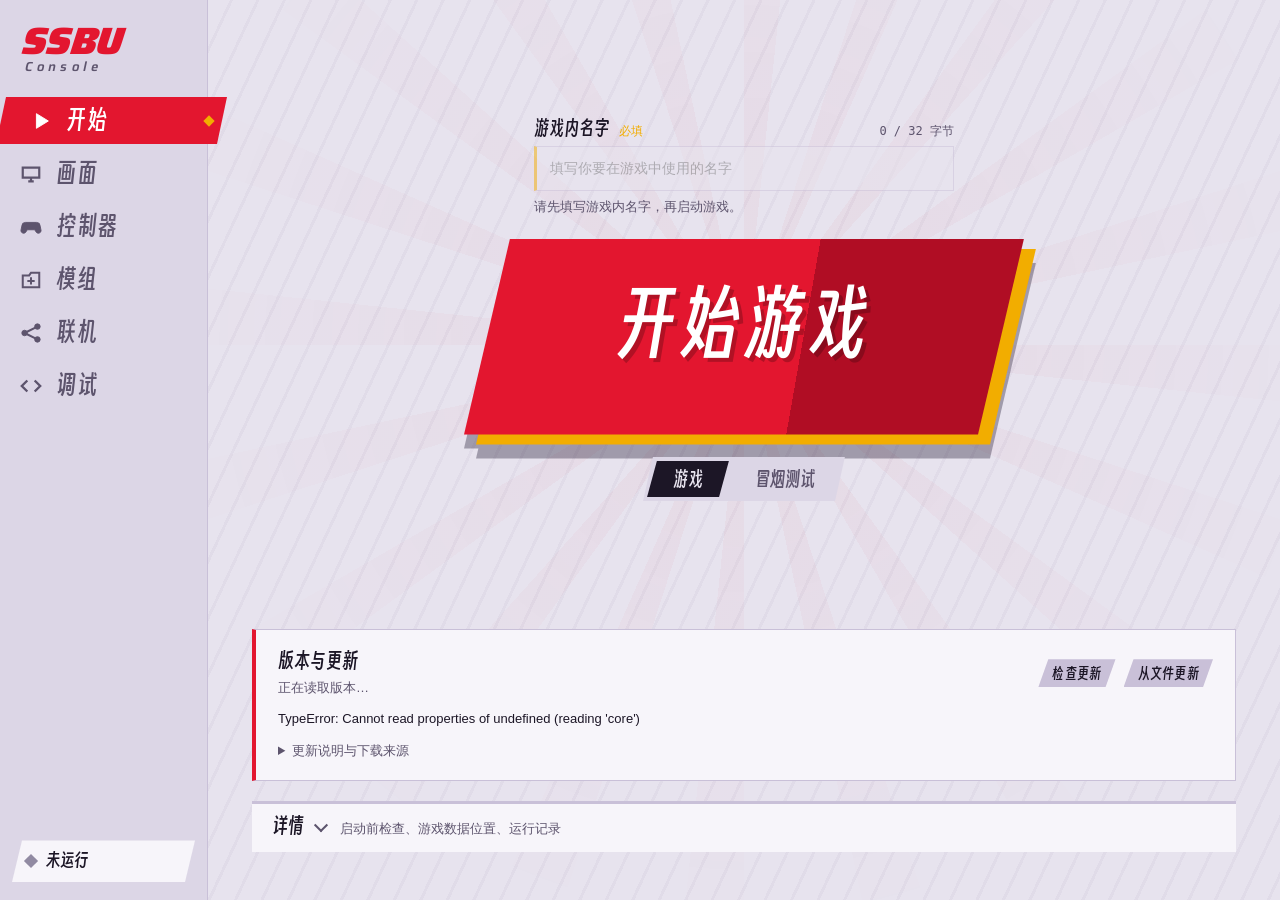
<file: tools/console/ui/index.html>
<!doctype html>
<html lang="zh-CN">
<head>
<meta charset="utf-8">
<meta name="viewport" content="width=device-width, initial-scale=1">
<meta name="color-scheme" content="light dark">
<title>SSBU Console</title>
<link rel="stylesheet" href="style.css">
</head>
<body data-page="start">
<div class="shell">
  <nav class="rail" aria-label="页面">
    <div class="wordmark" aria-hidden="true"><b>SSBU</b><span>Console</span></div>
    <button class="tile" data-page="start" aria-current="page"><svg viewBox="0 0 24 24" aria-hidden="true"><path d="M7 4l13 8-13 8z"/></svg><span>开始</span></button>
    <button class="tile" data-page="graphics"><svg viewBox="0 0 24 24" aria-hidden="true"><path d="M3 5h18v11H3zM9 20h6M12 16v4" fill="none" stroke-width="2.4"/></svg><span>画面</span></button>
    <button class="tile" data-page="pads"><svg viewBox="0 0 24 24" aria-hidden="true"><path d="M6 7h12a4 4 0 014 4l1 5a3 3 0 01-5 2l-2-3H8l-2 3a3 3 0 01-5-2l1-5a4 4 0 014-4z"/></svg><span>控制器</span></button>
    <button class="tile" data-page="mods"><svg viewBox="0 0 24 24" aria-hidden="true"><path d="M3 7h7l2-3h9v16H3z" fill="none" stroke-width="2.2"/><path d="M8 13h8M12 9v8" fill="none" stroke-width="2.2"/></svg><span>模组</span></button>
    <button class="tile" data-page="online"><svg viewBox="0 0 24 24" aria-hidden="true"><circle cx="5" cy="12" r="3"/><circle cx="19" cy="5" r="3"/><circle cx="19" cy="19" r="3"/><path d="M5 12L19 5M5 12l14 7" fill="none" stroke-width="2.2"/></svg><span>联机</span></button>
    <button class="tile" data-page="debug"><svg viewBox="0 0 24 24" aria-hidden="true"><path d="M8 6l-6 6 6 6M16 6l6 6-6 6" fill="none" stroke-width="2.6"/></svg><span>调试</span></button>
    <div class="plate" id="railState" role="status" aria-live="polite" data-s="idle">
      <i></i><span class="txt">未运行</span><span class="sub" id="railSub"></span>
    </div>
  </nav>

  <main id="main">
    <div class="wipe" aria-hidden="true"></div>
    <div class="savepill" id="savePill" role="status" aria-live="polite"></div>

    <!-- ======================================================== 开始 -->
    <section class="page" id="page-start">
      <div class="cover" id="cover" aria-hidden="true"></div>
      <div class="burst" aria-hidden="true"></div>
      <div class="hero">
        <div class="fatal" id="fatalBox" role="alert" hidden></div>
        <div class="start-profile" id="startProfile">
          <label class="field" for="gameName">
            <span class="name-label"><span>游戏内名字 <small>必填</small></span><span id="gameNameCount">0 / 32 字节</span></span>
            <input id="gameName" type="text" required maxlength="32" autocomplete="off" spellcheck="false" placeholder="填写你要在游戏中使用的名字" aria-describedby="gameNameHint" disabled>
          </label>
          <p class="hint" id="gameNameHint" role="status">请先填写游戏内名字，再启动游戏。</p>
        </div>
        <button class="launch" id="btnLaunch" disabled>
          <span class="launch-face"><span class="launch-word" id="launchWord">开始游戏</span><span class="launch-sub" id="launchSub"></span></span>
        </button>
        <div class="modes" id="modes" role="radiogroup" aria-label="启动方式">
          <label><input type="radio" name="mode" value="play" checked><span>游戏</span></label>
          <label><input type="radio" name="mode" value="smoke"><span>冒烟测试</span></label>
        </div>
        <p class="mode-note" id="modeNote"></p>
        <div class="run-actions" id="runActions" hidden>
          <button class="btn" id="btnGoOnline" hidden>连接服务器</button>
          <button class="btn" id="btnGoLog">看日志</button>
          <button class="btn danger" id="btnKill">强制结束</button>
        </div>
        <div class="lastrun" id="lastRun" hidden></div>
      </div>

      <aside class="update-card" id="updateCard" aria-labelledby="updateTitle">
        <div class="update-top"><div><h2 id="updateTitle">版本与更新</h2><p id="updateCurrent">正在读取版本…</p></div>
          <div class="update-actions"><button class="btn small" id="updateCheck">检查更新</button><button class="btn small" id="updateImport">从文件更新</button></div></div>
        <p id="updateMessage" role="status" aria-live="polite">可手动检查更新。</p>
        <p class="hint" id="updateChecked"></p>
        <progress id="updateProgress" max="1" value="0" hidden aria-label="更新进度"></progress>
        <div id="updateReady" class="update-ready" hidden><b id="updateReadyTitle"></b><p id="updateReadyNote"></p><button class="btn primary" id="updateInstall">退出并安装</button><span class="hint">安装完成后自动重新打开控制台。</span></div>
        <details class="update-details"><summary>更新说明与下载来源</summary>
          <p class="update-notes" id="updateNotes">检查更新后查看版本说明。</p>
          <div id="updateSourcesBox" hidden><label class="field"><span>下载来源</span><select id="updateSource"></select></label><p class="hint" id="updateSourceNote"></p><button class="btn small" id="updateDownload">下载并准备更新</button><button class="linkbtn" id="updateCancel" hidden>取消下载</button></div>
          <div class="update-preferences"><label><input type="checkbox" id="updateStartup"> 打开控制台后检查更新</label><button class="linkbtn" id="updateRollback" hidden>恢复上一版本</button></div>
          <p class="hint">更新保留存档、模组、配置和缓存。网盘下载的更新文件，可用“从文件更新”安装。</p>
          <details class="help"><summary>在线来源设置</summary><p class="hint">每行一个版本清单的 HTTPS 地址，最多四个。备用来源使用同一发行签名。</p><textarea id="updateFeeds" rows="3" spellcheck="false" aria-label="版本清单来源"></textarea><button class="btn small" id="updateSaveFeeds">保存来源</button></details>
          <p class="hint" id="updateLastResult"></p>
          <details class="help" id="updateErrorDetails" hidden><summary>连接与安装详情</summary><pre id="updateErrorText" class="update-notes"></pre></details>
        </details>
      </aside>

      <details class="drawer" id="drawer">
        <summary><b>详情</b><span id="drawerSum">启动前检查、游戏数据位置、运行记录</span></summary>
        <div class="drawer-body">
          <div class="col">
            <h3>启动前检查</h3>
            <ul class="checks" id="checks"></ul>
            <dl class="meta" id="launchMeta"></dl>
            <details class="help"><summary>这些检查是什么</summary>
              <p>每次启动前都会检查：游戏数据 data.arc 和它旁边的 .nrr 文件夹（缺了 .nrr，游戏会停在对战前的加载画面）、Media Foundation、Vulkan 驱动、包里的文件是否完整。红色项目会阻止启动，黄色只是提醒。</p>
            </details>
          </div>
          <div class="col">
            <h3>游戏数据</h3>
            <label class="field">
              <span class="lbl">RomFS 文件夹</span>
              <input id="romfs" type="text" spellcheck="false" placeholder="留空 = 包内的 romfs 文件夹">
              <span class="hint" id="romfsDefault"></span>
            </label>
            <label class="field">
              <span class="lbl">存档文件夹</span>
              <input id="userdata" type="text" spellcheck="false" placeholder="留空 = 包内的 userdata 文件夹">
            </label>
            <details class="help"><summary>RomFS 文件夹放什么</summary>
              <p>你自己的游戏备份里放 data.arc 的那个文件夹，整个复制过来，包括以点开头的隐藏文件夹 .nrr。相对路径以包的根文件夹为起点。改完按回车或点别处即保存。</p>
            </details>
            <h3>背景图</h3>
            <div class="cover-set">
              <span class="cover-thumb" id="coverThumb" aria-hidden="true"></span>
              <span class="cover-acts">
                <button class="btn small" type="button" id="coverPick">选择图片</button>
                <button class="linkbtn" type="button" id="coverClear" hidden>移除</button>
              </span>
              <input type="file" id="coverFile" accept="image/jpeg,image/png,image/webp" hidden>
            </div>
            <details class="help"><summary>放什么图</summary>
              <p>开始页的背景，例如你自己那份游戏的封面。控制台不自带图片。图片会被调暗，复制到 config 文件夹的 cover 文件里，原文件可以删掉。支持 JPEG、PNG、WebP，最大 24 MB。</p>
            </details>
          </div>
          <div class="col">
            <h3>运行记录</h3>
            <ol class="sessions" id="sessions"></ol>
          </div>
        </div>
      </details>
    </section>

    <!-- ======================================================== 画面 -->
    <section class="page" id="page-graphics" hidden>
      <header class="banner"><h1>画面</h1><p>改动立即保存，下一次启动游戏时生效。游戏里按 F11 可随时切换窗口和全屏。</p></header>
      <form id="gfxForm" class="rows" autocomplete="off">
        <div class="row">
          <div class="row-head"><h2>预设</h2></div>
          <div class="chips">
            <label><input type="radio" name="profile" value="custom"><span>自定义<small>按下面各项</small></span></label>
            <label><input type="radio" name="profile" value="low"><span>低配<small>核显、弱显卡</small></span></label>
          </div>
          <details class="help"><summary>低配会改什么</summary>
            <p>低配会覆盖三项：内部分辨率 0.5，各向异性过滤用游戏自己的值，垂直同步用程序时钟。实测 Intel 核显上每个战斗帧的显卡时间从 9.0 毫秒降到 4.2 毫秒。你在下面的设置仍然保留在文件里，切回自定义后恢复。</p>
          </details>
        </div>

        <div class="row">
          <div class="row-head"><h2>渲染器</h2></div>
          <div class="chips">
            <label><input type="radio" name="renderer" value="vulkan"><span>Vulkan<small>默认</small></span></label>
            <label><input type="radio" name="renderer" value="opengl"><span>OpenGL<small>备用，仅 NVIDIA</small></span></label>
          </div>
        </div>

        <div class="row">
          <div class="row-head"><h2>窗口</h2></div>
          <div class="chips">
            <label><input type="radio" name="window" value="windowed"><span>窗口</span></label>
            <label><input type="radio" name="window" value="borderless"><span>无边框<small>铺满当前显示器</small></span></label>
            <label><input type="radio" name="window" value="fullscreen"><span>全屏<small>无边框且置顶</small></span></label>
          </div>
          <details class="help"><summary>说明</summary>
            <p>全屏不会切换显示器分辨率（独占全屏还没有实现）。画面始终保持 16:9，其他比例的窗口会出现黑边。</p>
          </details>
        </div>

        <div class="row" id="rowVsync">
          <div class="row-head"><h2>垂直同步</h2><span class="locked" hidden>低配预设固定为程序时钟</span></div>
          <div class="chips">
            <label><input type="radio" name="vsync" value="auto"><span>自动<small>推荐</small></span></label>
            <label><input type="radio" name="vsync" value="display"><span>跟随显示器</span></label>
            <label><input type="radio" name="vsync" value="clock"><span>程序时钟</span></label>
            <label><input type="radio" name="vsync" value="off"><span>关闭</span></label>
            <label><input type="radio" name="vsync" value="mailbox"><span>Mailbox</span></label>
            <label><input type="radio" name="vsync" value="on"><span>交换链 FIFO</span></label>
          </div>
          <details class="help"><summary>这几种有什么不同</summary>
            <dl class="explain">
              <dt>自动</dt><dd>启动时测量刷新率。60、120、240 Hz 用“跟随显示器”，其他刷新率（75、144、165 Hz 等）用“程序时钟”。</dd>
              <dt>跟随显示器</dt><dd>游戏的帧时钟就是显示器的刷新：每帧在屏幕上停留时间完全相同，不撕裂。刷新率不是 60 的倍数时自动退回“程序时钟”。</dd>
              <dt>程序时钟</dt><dd>程序自己的 60 Hz 时钟。刷新率不是 60/120/240 的显示器上，偶尔有帧多停一次刷新，这无法避免。</dd>
              <dt>关闭</dt><dd>画好就立即显示，允许撕裂，延迟最低。仍然是每秒 60 帧。</dd>
              <dt>Mailbox</dt><dd>与程序时钟相同，但只用 mailbox 呈现模式。</dd>
              <dt>交换链 FIFO</dt><dd>交换链自己的垂直同步加上程序时钟，两个时钟并存，不推荐。</dd>
            </dl>
            <p>OpenGL 渲染器不读取这一项。</p>
          </details>
        </div>

        <div class="row">
          <div class="row-head"><h2>输入延迟</h2></div>
          <div class="chips">
            <label><input type="radio" name="latency" value="normal"><span>标准</span></label>
            <label><input type="radio" name="latency" value="low"><span>低</span></label>
            <label><input type="radio" name="latency" value="lowest"><span>最低</span></label>
          </div>
          <details class="help"><summary>说明</summary>
            <dl class="explain">
              <dt>标准</dt><dd>游戏在时钟节拍时开始一帧。</dd>
              <dt>低</dt><dd>游戏在每帧较晚的时候才开始，刚好赶在下一节拍前画完，所以读手柄晚 2–5 毫秒，离显示更近。节奏不变；四人对战时慢帧可能稍多。</dd>
              <dt>最低</dt><dd>在“低”的基础上，画好就立即送到窗口，不等节拍：再少约 4 毫秒，但每帧停留时间不再完全相同（会有轻微抖动）。</dd>
            </dl>
            <p>仅 Vulkan。</p>
          </details>
        </div>

        <div class="row" id="rowScale">
          <div class="row-head"><h2>内部分辨率</h2><span class="locked" hidden>低配预设固定为 0.5</span></div>
          <div class="scale">
            <output class="readout" id="scaleOut" for="scale"></output>
            <div class="scale-ctl">
              <input type="range" id="scale" min="0.25" max="2" step="0.05" aria-label="内部分辨率倍数">
              <div class="ticks" id="scalePresets">
                <button type="button" data-v="0.5">0.5</button>
                <button type="button" data-v="0.75">0.75</button>
                <button type="button" data-v="1">1.0</button>
                <button type="button" data-v="1.5">1.5</button>
                <button type="button" data-v="2">2.0</button>
              </div>
            </div>
          </div>
          <details class="help"><summary>说明</summary>
            <p>1.0 是游戏原本的 1920×1080。低于 1.0 时整个画面（包括 2D 界面）按更小尺寸绘制再放大到窗口，是弱显卡最有效的开关，界面会变软。高于 1.0 是超采样，只适合强显卡：显卡时间和显存随倍数的平方增长。2.0 = 3840×2160。仅 Vulkan，OpenGL 忽略这一项。</p>
          </details>
        </div>
      </form>
      <p class="path" id="gfxPath"></p>
    </section>

    <!-- ======================================================== 控制器 -->
    <section class="page" id="page-pads" hidden>
      <header class="banner"><h1>控制器</h1></header>
      <div class="subtabs" role="tablist" aria-label="控制器设置">
        <button role="tab" data-sub="map" aria-selected="true">按键映射</button>
        <button role="tab" data-sub="slots" aria-selected="false">玩家槽位</button>
        <button role="tab" data-sub="general" aria-selected="false">通用</button>
      </div>

      <div class="sub" id="sub-map">
        <div class="devbar">
          <div class="cards" id="padCards" role="listbox" aria-label="要设置的设备"></div>
          <div class="target" id="target"></div>
        </div>
        <p class="padnote" id="padNote"></p>
        <div class="mapper" id="mapper">
          <div class="stage">
            <div class="pad" id="pad"></div>
            <div class="editor" id="editor" hidden></div>
            <p class="stage-hint">点手柄上的按键，或者右边列表里的一行，就能修改它。</p>
          </div>
          <div class="binds" id="binds"></div>
        </div>
        <details class="help"><summary>映射怎么写</summary>
          <p>每个 Pro 按键可以填一个或多个来源，用逗号分隔，任意一个按下都算。SDL 认识的手柄用名称：south（下）east（右）west（左）north（上）、leftshoulder、dpup、lefttrigger、leftx+ 等；任何设备都可以用编号：button3、axis2+、hat0up。“默认”= 这个设备本来的映射，“不映射”= 这个键不起作用。</p>
          <p>“无映射”的设备是 SDL 不认识的手柄，当作普通摇杆打开，按键顺序是猜的，用“逐键录入”一次设好全部按键最快。</p>
        </details>
      </div>

      <div class="sub" id="sub-slots" hidden>
        <p class="lede">每个玩家用哪个设备。自动 = 手柄连接时占第一个空槽位，断开后重新连上会回到原来的槽位。</p>
        <div class="slots" id="slots"></div>
        <details class="help"><summary>固定设备有什么用</summary>
          <p>指定设备后，这个槽位只留给它，即使它晚连接也一样。“无人”表示这个槽位不使用。</p>
        </details>
      </div>

      <div class="sub" id="sub-general" hidden>
        <form class="rows" id="padGeneral" autocomplete="off">
          <div class="row">
            <div class="row-head"><h2>面键布局</h2></div>
            <div class="chips">
              <label><input type="radio" name="layout" value="auto"><span>自动</span></label>
              <label><input type="radio" name="layout" value="positional"><span>按位置</span></label>
              <label><input type="radio" name="layout" value="labels"><span>按标签</span></label>
            </div>
            <details class="help"><summary>说明</summary>
              <dl class="explain">
                <dt>按位置</dt><dd>任天堂 A 键的位置（右）算 A：右 = A，下 = B，上 = X，左 = Y。Xbox 手柄的 B 键会当作 A。</dd>
                <dt>按标签</dt><dd>按印的字母算：Xbox 手柄的 A 就是 Pro 手柄的 A。</dd>
                <dt>自动</dt><dd>GameCube 手柄按标签，其他按位置。</dd>
              </dl>
            </details>
          </div>
          <div class="row">
            <div class="row-head"><h2>摇杆</h2></div>
            <div class="zone">
              <div class="zone-viz" id="zoneViz" aria-hidden="true"><i class="outer"></i><i class="inner"></i><b></b></div>
              <div class="sliders">
                <label class="slider"><span class="lbl">死区</span><input type="range" name="deadzone" min="0" max="0.9" step="0.01"><output></output></label>
                <label class="slider"><span class="lbl">外圈</span><input type="range" name="outer_zone" min="0.1" max="1" step="0.01"><output></output></label>
              </div>
            </div>
            <details class="help"><summary>说明</summary>
              <p>以满行程为 1。死区以内不算推动；超过外圈算推满；中间重新缩放，长度不超过 1（圆形边界）。默认 0.10 和 0.98。左边的圆是示意：内圈 = 死区，外圈 = 推满的位置。</p>
            </details>
          </div>
          <div class="row">
            <div class="row-head"><h2>扳机</h2></div>
            <div class="sliders">
              <label class="slider"><span class="lbl">按下阈值</span><input type="range" name="trigger_threshold" min="0.01" max="1" step="0.01"><output></output></label>
            </div>
            <details class="help"><summary>说明</summary>
              <p>扳机（或任何映射到按键的轴）推到这个位置（0–1）算按下 ZL / ZR。默认 0.33。</p>
            </details>
          </div>
          <div class="row">
            <div class="row-head"><h2>震动</h2></div>
            <div class="sliders">
              <label class="toggle"><input type="checkbox" name="rumble"><span>开启震动</span></label>
              <label class="slider"><span class="lbl">强度</span><input type="range" name="rumble_strength" min="0" max="2" step="0.1"><output></output></label>
            </div>
          </div>
          <div class="row">
            <div class="row-head"><h2>不使用的设备</h2></div>
            <ul class="taglist" id="ignoreList"></ul>
            <div class="inline-add">
              <input type="text" id="ignoreAdd" placeholder="设备 GUID（32 位十六进制）" spellcheck="false" aria-label="设备 GUID">
              <button type="button" class="btn" id="ignoreAddBtn">添加</button>
            </div>
            <details class="help"><summary>什么时候用</summary>
              <p>有些键盘接收器或外设会把自己伪装成摇杆，占掉一个玩家槽位。把它的 GUID 加进来，游戏就不会再使用它。更简单的办法：在“按键映射”里选中那个设备，点“不使用这个设备”。</p>
            </details>
          </div>
        </form>
      </div>
      <p class="path" id="padPath"></p>
    </section>

    <!-- ======================================================== 模组 -->
    <section class="page" id="page-mods" hidden>
      <header class="banner"><h1>模组</h1><p>管理资源包。改动自动保存，下一次启动游戏时生效。</p></header>
      <div class="mods-status" id="modsStatus" role="status" aria-live="polite">
        <span class="badge" id="modsBadge">检测中</span><span id="modsReason">正在检查当前构建…</span>
      </div>
      <div class="mods-tools actions">
        <label class="field grow"><span class="lbl">查找模组</span><input type="search" id="modsSearch" placeholder="名称、别名、角色或资源类型" autocomplete="off"></label>
        <button class="btn primary" id="modsImportZip" disabled>导入 ZIP</button>
        <button class="btn" id="modsImportFolder" disabled>导入文件夹</button>
        <button class="btn" id="modsOpen" disabled>打开模组目录</button>
        <button class="linkbtn" id="modsRefresh">刷新</button>
      </div>
      <div class="mods-count" id="modsCount"></div>
      <p class="hint" id="modsRunNote" hidden>游戏运行中，可以查看模组；关闭游戏后可修改。</p>
      <div class="mods-list" id="modsList" aria-busy="false"></div>
      <details class="help">
        <summary>安装目录、槽位和兼容范围</summary>
        <p>每个模组放在包根目录的 mods/模组名/ 下，与 game 文件夹同级。导入会识别压缩包内的 ultimate/mods 外层，并保留原文件。删除会移入 mods/.trash 回收区。</p>
        <p>内容标签由资源路径自动识别，包含替换和新增资源。槽位按“第 1 套 = c00”显示，只映射能够识别的服装及配套资源；公共资源保持公共。第 9 套起的额外槽位仍需要游戏对应的选择和运行支持。</p>
        <p>带 Switch 插件的包会单独标记，不能仅靠资源后端运行；这类包以及无法解析的哈希配置不支持自动改槽位。同路径覆盖提示表示多个启用包提供了相同文件。</p>
      </details>
      <p class="path" id="modsPath"></p>
    </section>

    <!-- ======================================================== 联机 -->
    <section class="page" id="page-online" hidden>
      <header class="banner"><h1>联机</h1><p>照常启动游戏，需要联机时在这里连接 Yuzu 房间服务器，再在游戏里选择“本地无线”。</p></header>
      <ol class="stepper" id="netSteps">
        <li data-step="game"><b>1</b><span>启动游戏</span></li>
        <li data-step="join"><b>2</b><span>加入服务器房间</span></li>
        <li data-step="enter"><b>3</b><span>在游戏里选择本地无线</span></li>
      </ol>
      <div class="online">
        <form class="panel" id="netForm" autocomplete="off">
          <div class="grid2 hostport">
            <label class="field"><span class="lbl">服务器地址</span><input name="host" required spellcheck="false" maxlength="255"></label>
            <label class="field"><span class="lbl">UDP 端口</span><input name="port" type="number" min="1" max="65535" value="24872" required></label>
          </div>
          <label class="field"><span class="lbl">房间昵称</span><input name="nickname" required maxlength="20" pattern="[A-Za-z0-9 ._\-]{4,20}" spellcheck="false"></label>
          <p class="hint">游戏内名字在开始页统一设置。<button type="button" class="linkbtn" id="netGoName">前往设置</button></p>
          <details class="help"><summary>两个名字的区别</summary>
            <p>房间昵称给服务器看，原版服务器要求 4–20 个英文字母、数字、空格或 ._-，同一房间里不能重名。游戏内名字是 SSBU 里显示的名字，在开始页设置，可以用中文，最多 32 字节，对所有启动方式生效。</p>
          </details>
          <div class="grid2">
            <label class="field"><span class="lbl">房间密码</span><input name="password" type="password" maxlength="127"></label>
            <label class="field"><span class="lbl">Token</span><input name="token" type="password" maxlength="4095" placeholder="不需要就留空"></label>
          </div>
          <details class="help"><summary>密码会被保存吗</summary>
            <p>不会。密码和 Token 只在加入房间时经管道交给游戏，不写进配置、会话记录或日志。地址、端口和昵称保存在 launcher.ini 里。</p>
          </details>
          <div class="actions">
            <button class="btn primary big" type="button" id="netGo">前往开始页</button>
            <button class="btn" type="button" id="netLeave" disabled>离开房间</button>
          </div>
          <p class="hint">不连接服务器也可以正常游玩。请在进入游戏的本地无线模式前完成连接。</p>
          <p class="netmsg" id="netMsg" role="status" aria-live="polite"></p>
        </form>

        <div class="panel room" id="room">
          <div class="room-head">
            <span class="room-state" id="roomState" data-s="0">游戏未运行</span>
            <h2 class="room-name" id="roomName">还没有加入房间</h2>
            <p class="room-desc" id="roomDesc"></p>
          </div>
          <dl class="room-meta" id="roomMeta"></dl>
          <ul class="members" id="members"></ul>
          <p class="empty" id="membersEmpty">加入房间后，成员显示在这里。</p>
          <details class="help"><summary>断开后怎么重连</summary>
            <p>先在游戏里退出本地无线会话，再离开房间、重新加入。控制台不会强行改游戏里的会话状态。服务器房间和游戏里的房间是两层：先进服务器房间，再在游戏里建房或加入。</p>
          </details>
        </div>
      </div>
    </section>

    <!-- ======================================================== 调试 -->
    <section class="page" id="page-debug" hidden>
      <header class="banner"><h1>调试</h1><p>日志、dump 和测试用的启动选项。</p></header>
      <div class="dbg">
        <div class="dbg-log">
          <div class="toolbar">
            <input type="search" id="logFilter" placeholder="过滤，例如 nvn_vk 或 yuzu-net" spellcheck="false" aria-label="过滤日志">
            <label class="toggle small"><input type="checkbox" id="logFollow" checked><span>跟随</span></label>
            <button class="btn small" id="logClear">清空显示</button>
            <span class="grow"></span>
            <label class="inline">联机日志
              <select id="netLevel"><option value="0">关闭</option><option value="1">状态</option><option value="2" selected>调试</option><option value="3">收发详情</option></select>
            </label>
          </div>
          <pre class="log" id="log" tabindex="0" aria-label="游戏日志"></pre>
          <div class="toolbar">
            <button class="btn small" id="dumpMini">写 minidump</button>
            <button class="btn small" id="dumpFull">完整内存 dump</button>
            <button class="btn small" id="openSession">打开会话文件夹</button>
            <details class="help inline-help"><summary>什么时候写 dump</summary>
              <p>游戏卡住（画面不动、没有反应）而卡死检测没有报告时，先写 minidump 再结束游戏。dump 和这次运行的日志放在同一个会话文件夹里，报告 zip 会带上它。完整内存 dump 有几个 GB。</p>
            </details>
          </div>
        </div>

        <div class="dbg-side">
          <div class="subtabs small" role="tablist" aria-label="调试选项">
            <button role="tab" data-dsub="run" aria-selected="true">下次启动</button>
            <button role="tab" data-dsub="diag" aria-selected="false">诊断设置</button>
          </div>

          <form class="dsub" id="runOpts" autocomplete="off">
            <p class="hint">只对从控制台启动的下一次运行生效，不保存。<span id="runOptsSummary"></span></p>
            <div class="grid2">
              <label class="field"><span class="lbl">速度倍数</span><input name="SSBU_SPEED" type="number" min="0" step="1" placeholder="1"></label>
              <label class="field"><span class="lbl">运行秒数</span><input name="seconds" type="number" min="0" step="1" placeholder="0 = 直到关闭"></label>
            </div>
            <details class="help"><summary>速度倍数</summary>
              <p>刷新时钟加快 n 倍，0 = 不限速。游戏逻辑不跳帧，但声音会错乱，配合“静音”使用。只用于测试。</p>
            </details>
            <div class="toggles">
              <label class="toggle"><input type="checkbox" name="SSBU_SKIP_MOVIES"><span>跳过片头动画</span></label>
              <label class="toggle"><input type="checkbox" name="SSBU_AUDIO_MUTE"><span>静音</span></label>
              <label class="toggle"><input type="checkbox" name="SSBU_VK_VALIDATE"><span>Vulkan 校验层</span></label>
            </div>
            <label class="field"><span class="lbl">接口审计</span>
              <select name="SSBU_STRICT"><option value="">关闭</option><option value="report">只报告</option><option value="1">遇到未实现就停止</option></select>
            </label>
            <details class="help"><summary>接口审计</summary>
              <p>游戏调用系统接口时，检查它是真正实现的、提升的还是简化的。“遇到未实现就停止”会在游戏第一次调用未真正实现的接口时停下，日志里写明是哪个。</p>
            </details>

            <h3>指定对战</h3>
            <div class="grid2">
              <label class="field"><span class="lbl">1P 角色</span><input name="dm_p1" placeholder="mario" spellcheck="false"></label>
              <label class="field"><span class="lbl">2P 角色</span><input name="dm_p2" placeholder="donkey" spellcheck="false"></label>
            </div>
            <div class="grid2">
              <label class="field"><span class="lbl">舞台</span><input name="dm_stage" placeholder="battlefield" spellcheck="false"></label>
              <label class="field"><span class="lbl">形态</span>
                <select name="dm_form"><option value="">普通</option><option value="battlefield">战场</option><option value="omega">终点</option></select></label>
            </div>
            <div class="grid3">
              <label class="field"><span class="lbl">2P</span><select name="dm_p2type"><option value="">CPU</option><option value="human">玩家</option></select></label>
              <label class="field"><span class="lbl">CPU 等级</span><input name="dm_cpu" type="number" min="1" max="9" placeholder="9"></label>
              <label class="field"><span class="lbl">残机</span><input name="dm_stock" type="number" min="1" max="99" placeholder="3"></label>
            </div>
            <label class="field"><span class="lbl">战斗多久后结束</span><input name="SSBU_DEBUG_END" placeholder="例如 40s 或 1200（帧）" spellcheck="false"></label>
            <details class="help"><summary>指定对战怎么用</summary>
              <p>填了角色或舞台后，游戏照常走菜单，但在确认对战时把设置替换成这里的。角色用内部名（mario、donkey、kirby、captain、ganon…），舞台用 ui_stage 名（battle_field、end、mario_castle64…，也接受 battlefield、fd）。需要用测试输入序列自动走菜单，或手动选一场对战。道具和场地机关项未验证，这里没有提供。</p>
            </details>
            <div class="actions"><button class="btn small" type="button" id="runOptsReset">全部清除</button></div>
          </form>

          <form class="dsub" id="launcherOpts" autocomplete="off" hidden>
            <p class="hint">写进 launcher.ini，每次启动都生效。改动立即保存。</p>
            <div class="grid2">
              <label class="field"><span class="lbl">随机数种子</span><input name="fixed_seed" spellcheck="false"></label>
              <label class="field"><span class="lbl">崩溃时写 dump</span>
                <select name="minidump"><option value="1">是（几十 MB）</option><option value="0">否</option><option value="full">完整内存（数 GB）</option></select></label>
            </div>
            <details class="help"><summary>随机数种子</summary>
              <p>auto = 每次随机选一个并记下来，回放时用同一个；none = 不固定；或者填一个数字。</p>
            </details>
            <div class="toggles">
              <label class="toggle"><input type="checkbox" name="deterministic"><span>战斗确定性模式</span></label>
              <label class="toggle"><input type="checkbox" name="fight_hash"><span>记录每帧状态散列</span></label>
            </div>
            <details class="help"><summary>这两项是什么</summary>
              <p>确定性模式：战斗开始时固定脚本随机数，机器慢时不补逻辑帧，回放更容易一致；关闭后行为和正常游戏完全相同。状态散列：每个战斗帧记录角色状态，回放时能找出第一处不同的帧。</p>
            </details>
            <div class="grid2">
              <label class="field"><span class="lbl">报告 zip</span>
                <select name="zip"><option value="always">每次</option><option value="error">只在出错时</option><option value="never">不打包</option></select></label>
              <label class="field"><span class="lbl">保留会话数</span><input name="keep_sessions" type="number" min="1" max="999"></label>
            </div>
            <div class="grid2">
              <label class="field"><span class="lbl">排除的逻辑处理器</span><input name="exclude_cpus" placeholder="例如 8,9" spellcheck="false"></label>
              <label class="field"><span class="lbl">冒烟测试秒数</span><input name="smoke_seconds" type="number" min="10" max="3600"></label>
            </div>
            <details class="help"><summary>排除逻辑处理器</summary>
              <p>不让游戏在这些逻辑处理器上运行，用于排查个别核心不稳定导致的崩溃。编号从 0 开始，逗号分隔。</p>
            </details>
            <h3>额外的环境变量</h3>
            <div id="envRows"></div>
            <button type="button" class="btn small" id="envAdd">添加一行</button>
            <details class="help"><summary>说明</summary>
              <p>每次启动都传给游戏，例如 SSBU_RENDERER = gl。完整列表在 BUILDING.md 和运行时源码开头。“下次启动”里的选项与这里冲突时，以“下次启动”为准。</p>
            </details>
          </form>
        </div>
      </div>
    </section>
  </main>
</div>

<dialog id="dlgNote" class="dialog">
  <form method="dialog">
    <h2 id="noteTitle">运行出错了</h2>
    <p id="noteBody"></p>
    <label class="field"><span class="lbl">出错前在做什么（会写进报告）</span><textarea id="noteText" rows="3"></textarea></label>
    <div class="actions">
      <button class="btn primary" value="save" id="noteSave">写进报告</button>
      <button class="btn" value="skip">跳过</button>
    </div>
  </form>
</dialog>

<dialog id="dlgMap" class="dialog">
  <form method="dialog">
    <h2>逐键录入</h2>
    <p id="mapIntro">按屏幕上提示的键。8 秒内不按会跳过这一项，保留原来的映射。</p>
    <div class="map-ask" id="mapAsk" aria-live="assertive"></div>
    <ol class="map-log" id="mapLog"></ol>
    <div class="actions"><button class="btn" value="cancel">取消</button></div>
  </form>
</dialog>

<div class="toast" id="toast" role="alert" hidden></div>
<script src="app.js"></script>
<script src="updates.js"></script>
</body>
</html>
</file>
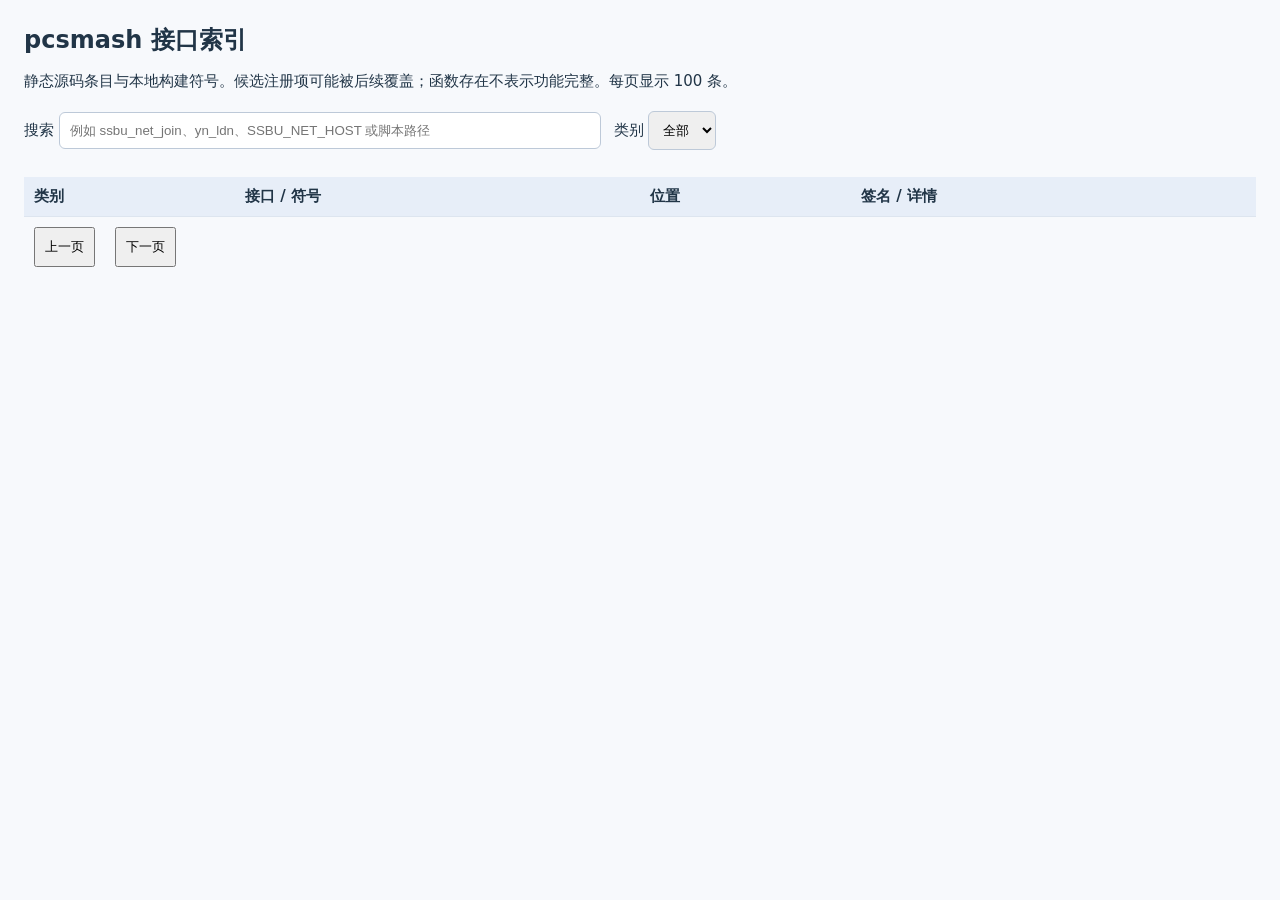
<file: tools/audit/interfaces.html>
<!doctype html>
<html lang="zh-CN">
<meta charset="utf-8">
<meta name="viewport" content="width=device-width">
<title>pcsmash 接口索引</title>
<style>
body{font:15px system-ui;margin:24px;color:#213547;background:#f7f9fc}h1{font-size:24px}
input,select{padding:10px;margin:5px 8px 12px 0;max-width:90%;border:1px solid #bdc9d8;border-radius:6px}
input{width:520px}table{border-collapse:collapse;width:100%;background:white}
th,td{text-align:left;padding:10px;border-bottom:1px solid #dde5ef;vertical-align:top}
th{position:sticky;top:0;background:#e7eef8}td:nth-child(2){word-break:break-all}
details{max-width:740px}pre{white-space:pre-wrap;word-break:break-word}button{padding:9px;margin:10px}
</style>
<h1>pcsmash 接口索引</h1>
<p>静态源码条目与本地构建符号。候选注册项可能被后续覆盖；函数存在不表示功能完整。每页显示 100 条。</p>
<label>搜索 <input id="q" placeholder="例如 ssbu_net_join、yn_ldn、SSBU_NET_HOST 或脚本路径"></label>
<label>类别 <select id="cat"><option value="">全部</option></select></label>
<p id="count" aria-live="polite"></p>
<table><thead><tr><th>类别</th><th>接口 / 符号</th><th>位置</th><th>签名 / 详情</th></tr></thead><tbody id="body"></tbody></table>
<button id="prev">上一页</button><span id="page"></span><button id="next">下一页</button>
<script id="data" type="application/json">__INTERFACE_DATA__</script>
<script>
const rows=JSON.parse(document.getElementById('data').textContent);
const q=document.getElementById('q'),cat=document.getElementById('cat');
const labels={source_functions:'源码函数',callback_contracts:'回调约定',header_macros:'头文件宏',guest_imports:'游戏导入 / NVN 分发',environment:'环境变量',cli:'命令行',dynamic_bindings:'动态绑定',generated_symbols:'本地游戏符号',binary_exports:'实际二进制导出',configuration:'配置字段'};
let page=0;
for(const c of [...new Set(rows.map(r=>r.category))]){
  const o=document.createElement('option');o.value=c;o.textContent=labels[c]||c;cat.append(o);
}
const indexed=rows.map(r=>({r,text:JSON.stringify(r).toLowerCase()}));
function draw(){
  const terms=q.value.toLowerCase().trim().split(/\s+/).filter(Boolean);
  const hits=indexed.filter(x=>(!cat.value||x.r.category===cat.value)&&terms.every(t=>x.text.includes(t))).map(x=>x.r);
  const pages=Math.max(1,Math.ceil(hits.length/100));page=Math.max(0,Math.min(page,pages-1));
  document.getElementById('count').textContent='匹配 '+hits.length+' 条 / 共 '+rows.length+' 条';
  const body=document.getElementById('body');body.replaceChildren();
  for(const r of hits.slice(page*100,(page+1)*100)){
    const tr=document.createElement('tr');
    for(const value of [labels[r.category]||r.category,r.name||r.handler||'',r.file+':'+(r.line||'—')]){
      const td=document.createElement('td');td.textContent=value;tr.append(td);
    }
    const td=document.createElement('td'),d=document.createElement('details'),s=document.createElement('summary'),p=document.createElement('pre');
    s.textContent=r.signature||r.handler||r.expression||r.direction||r.kind||'展开详情';
    p.textContent=JSON.stringify(r,null,2);d.append(s,p);td.append(d);tr.append(td);body.append(tr);
  }
  document.getElementById('page').textContent=(page+1)+' / '+pages;
  document.getElementById('prev').disabled=page===0;document.getElementById('next').disabled=page===pages-1;
}
let pending;
q.addEventListener('input',()=>{clearTimeout(pending);pending=setTimeout(()=>{page=0;draw()},150)});
cat.addEventListener('change',()=>{page=0;draw()});
document.getElementById('prev').onclick=()=>{page--;draw()};document.getElementById('next').onclick=()=>{page++;draw()};draw();
</script>
</html>
</file>
<file: tools/console/ui/style.css>
/* SSBU Console. Smash menu idiom: slanted plates, a red/gold launch slab, player colours for player numbers.
   Display type: subsets of Smiley Sans (OFL) for Chinese and Saira italic (OFL) for Latin and numbers, renamed as the OFL asks
   (ui/fonts, licences beside them; tools/console/subset_fonts.py regenerates them when the UI text changes).
   Follows the Windows light/dark setting. The debug page drops the decoration and reads like a tool. */
@font-face { font-family: 'ConsoleCJK'; src: url(fonts/smiley.woff2) format('woff2'); font-display: block; }
@font-face { font-family: 'ConsoleCJKFull'; src: url(fonts/smiley-full.woff2) format('woff2'); font-display: block; }
@font-face { font-family: 'ConsoleLatin'; src: url(fonts/saira.woff2) format('woff2'); font-weight: 100 900; font-stretch: 50% 125%; font-style: italic; font-display: block; }

:root {
  color-scheme: dark;
  --bg: #17131f; --bg2: #201a2b; --panel: #282034; --line: #3d3350; --ink: #f7f3ec; --mute: #a49bb5; --faint: #6f6683;
  --pad-top: #463b53; --pad-bottom: #292232; --pad-edge: #756583; --pad-key: #51445f;
  --red: #ff2d45; --red-deep: #c70f2b; --gold: #ffc42e; --gold-ink: #2a1d00; --ok: #35c46a;
  --p1: #f2384a; --p2: #3d8bff; --p3: #e8b800; --p4: #2fbf62; --p5: #ff8a1f; --p6: #22bdd2; --p7: #ff66b0; --p8: #9b6bff;
  --stripe: rgba(255, 255, 255, .022); --burst: rgba(255, 45, 69, .10); --shade: rgba(8, 4, 14, .55);
  --disp: 'ConsoleLatin', 'ConsoleCJK', 'ConsoleCJKFull', 'Microsoft YaHei UI', sans-serif;
  --cjk: 'ConsoleCJK', 'ConsoleLatin', 'ConsoleCJKFull', 'Microsoft YaHei UI', sans-serif;
  --body: 'Segoe UI', 'Microsoft YaHei UI', 'Microsoft YaHei', sans-serif;
  --mono: 'Cascadia Mono', Consolas, monospace;
  --cut: 10px;
  --slab: polygon(var(--cut) 0, 100% 0, calc(100% - var(--cut)) 100%, 0 100%);
}
@media (prefers-color-scheme: light) {
  :root {
    color-scheme: light;
    --bg: #e7e3ee; --bg2: #dcd6e6; --panel: #f7f5fa; --line: #c9c0d8; --ink: #1c1626; --mute: #5d546d; --faint: #918aa2;
    --pad-top: #ffffff; --pad-bottom: #e9e3f0; --pad-edge: #ad9fbe; --pad-key: #e0d6eb;
    --red: #e3162f; --red-deep: #b00d24; --gold: #f2ad00; --gold-ink: #2a1d00; --ok: #1f9d50;
    --stripe: rgba(50, 20, 80, .03); --burst: rgba(227, 22, 47, .035); --shade: rgba(30, 20, 45, .35);
  }
}
[data-p="1"] { --pc: var(--p1); } [data-p="2"] { --pc: var(--p2); } [data-p="3"] { --pc: var(--p3); } [data-p="4"] { --pc: var(--p4); }
[data-p="5"] { --pc: var(--p5); } [data-p="6"] { --pc: var(--p6); } [data-p="7"] { --pc: var(--p7); } [data-p="8"] { --pc: var(--p8); }

* { box-sizing: border-box; }
html, body { margin: 0; height: 100%; }
body { background: var(--bg); color: var(--ink); font: 14px/1.6 var(--body); overflow: hidden; -webkit-font-smoothing: antialiased; }
button, input, select, textarea { font: inherit; color: inherit; }
[hidden] { display: none !important; }
::selection { background: var(--red); color: #fff; }
::-webkit-scrollbar { width: 10px; height: 10px; }
::-webkit-scrollbar-thumb { background: var(--line); border: 3px solid var(--bg); }
::-webkit-scrollbar-track { background: transparent; }
:focus-visible { outline: 2px solid var(--gold); outline-offset: 2px; }

/* the slow diagonal stripes behind everything */
body::before {
  content: ''; position: fixed; inset: -60px; z-index: 0; pointer-events: none;
  background: repeating-linear-gradient(115deg, var(--stripe) 0 3px, transparent 3px 24px);
  animation: drift 7s linear infinite; transition: opacity .3s;
}
@keyframes drift { to { transform: translateX(-52.97px); } }
/* ================================================================ shell + rail */
.shell { position: relative; z-index: 1; display: grid; grid-template-columns: 208px 1fr; height: 100vh; }
.rail { position: relative; display: flex; flex-direction: column; gap: 6px; padding: 22px 0 18px; background: var(--bg2); border-right: 1px solid var(--line); }
.wordmark { padding: 0 22px 18px; line-height: .9; }
.wordmark b { display: block; font: italic 900 38px/1 var(--disp); font-stretch: 112%; letter-spacing: -.01em; color: var(--red); transform: skewX(-6deg); }
.wordmark span { font: italic 600 13px/1 var(--disp); letter-spacing: .32em; color: var(--mute); padding-left: 3px; }
.tile {
  position: relative; display: flex; align-items: center; gap: 14px; margin: 0 0 0 -14px; padding: 11px 18px 11px 34px; border: 0;
  background: transparent; color: var(--mute); cursor: pointer; text-align: left; clip-path: var(--slab);
  transition: color .15s, background .15s, transform .2s cubic-bezier(.3, 1.6, .5, 1), margin .2s;
}
.tile svg { width: 22px; height: 22px; flex: none; fill: currentColor; stroke: currentColor; }
.tile span { font: 25px/1 var(--cjk); letter-spacing: .02em; }
.tile:hover { color: var(--ink); background: var(--panel); transform: translateX(6px); }
.tile[aria-current="page"] { color: #fff; background: var(--red); margin-right: -10px; transform: translateX(10px); }
.tile[aria-current="page"]::after { content: ''; position: absolute; right: 14px; top: 50%; width: 8px; height: 8px; margin-top: -4px; background: var(--gold); transform: rotate(45deg); }
.plate { margin-top: auto; margin-left: 12px; margin-right: 12px; padding: 10px 14px; background: var(--panel); clip-path: var(--slab); display: grid; grid-template-columns: auto 1fr; column-gap: 10px; align-items: center; }
.plate i { width: 10px; height: 10px; background: var(--faint); transform: rotate(45deg); }
.plate .txt { font: 18px/1.2 var(--cjk); }
.plate .sub { grid-column: 2; font-size: 12px; color: var(--gold); }
.plate .sub:empty { display: none; }
.plate[data-s="running"] i { background: var(--ok); animation: beat 1.2s ease-in-out infinite; }
.plate[data-s="waiting"] i { background: var(--gold); animation: beat .7s ease-in-out infinite; }
@keyframes beat { 50% { transform: rotate(45deg) scale(.55); } }

main { position: relative; overflow: hidden auto; padding: 34px 44px 48px; scroll-behavior: smooth; }
.page { position: relative; max-width: 1080px; margin: 0 auto; }
.page.enter > * { animation: slidein .42s cubic-bezier(.2, .9, .25, 1) both; }
.page.enter > *:nth-child(2) { animation-delay: .04s; } .page.enter > *:nth-child(3) { animation-delay: .08s; } .page.enter > *:nth-child(4) { animation-delay: .12s; }
@keyframes slidein { from { opacity: 0; transform: translateX(48px) skewX(-4deg); } }
/* page change: a red bar sweeps across */
.wipe { position: fixed; top: 0; bottom: 0; left: 208px; width: 60%; z-index: 50; pointer-events: none; background: var(--red); transform: translateX(-130%) skewX(-18deg); opacity: 0; }
.wipe.go { animation: wipe .5s cubic-bezier(.6, 0, .3, 1); }
@keyframes wipe { 0% { opacity: 1; transform: translateX(-130%) skewX(-18deg); } 100% { opacity: 1; transform: translateX(260%) skewX(-18deg); } }

.banner { position: relative; margin: 0 0 26px; padding: 0 0 0 4px; }
.banner h1 { display: inline-block; margin: 0; padding: 4px 34px 6px 22px; font: 46px/1 var(--cjk); font-weight: 400; color: #fff; background: var(--red); clip-path: polygon(14px 0, 100% 0, calc(100% - 14px) 100%, 0 100%); }
.banner h1::after { content: ''; display: inline-block; width: 10px; height: 34px; margin-left: 14px; background: var(--gold); transform: skewX(-18deg); vertical-align: -3px; }
.banner p { margin: 10px 0 0 6px; color: var(--mute); max-width: 90ch; }

/* ================================================================ controls */
.btn {
  position: relative; display: inline-flex; flex: none; white-space: nowrap; align-items: center; justify-content: center; gap: 8px; padding: 9px 22px; border: 0; cursor: pointer;
  background: var(--line); color: var(--ink); font: 17px/1.2 var(--cjk); letter-spacing: .02em; clip-path: var(--slab);
  transition: transform .15s cubic-bezier(.3, 1.6, .5, 1), background .15s, color .15s;
}
.btn:hover:not(:disabled) { transform: translateY(-2px); background: var(--faint); }
.btn:active:not(:disabled) { transform: translateY(1px) scale(.98); }
.btn:disabled { opacity: .4; cursor: default; }
.btn.primary { background: var(--red); color: #fff; box-shadow: none; }
.btn.primary:hover:not(:disabled) { background: var(--red-deep); }
.btn.danger { background: var(--panel); color: var(--red); }
.btn.danger:hover:not(:disabled) { background: var(--red); color: #fff; }
.btn.big { padding: 13px 34px; font-size: 22px; }
.btn.small { padding: 5px 14px; font-size: 15px; }
.linkbtn { border: 0; background: none; padding: 2px 4px; cursor: pointer; color: var(--mute); font-size: 13px; text-decoration: underline; text-decoration-color: var(--line); text-underline-offset: 3px; }
.linkbtn:hover { color: var(--red); text-decoration-color: var(--red); }

.field { display: flex; flex-direction: column; gap: 5px; min-width: 0; }
.lbl { font-size: 12.5px; color: var(--mute); }
input[type="text"], input[type="search"], input[type="number"], input[type="password"], input:not([type]), select, textarea {
  width: 100%; padding: 8px 11px; background: var(--bg); border: 1px solid var(--line); border-left: 3px solid var(--line); border-radius: 0; outline: none;
  transition: border-color .15s, background .15s;
}
input:focus, select:focus, textarea:focus { border-color: var(--red); background: var(--panel); }
input:disabled, select:disabled { opacity: .5; }
input:user-invalid { border-color: var(--red); }
select { cursor: pointer; }
.hint { color: var(--mute); font-size: 12.5px; margin: 0; }
.grid2 { display: grid; grid-template-columns: 1fr 1fr; gap: 14px; margin-bottom: 14px; }
.grid3 { display: grid; grid-template-columns: repeat(3, 1fr); gap: 14px; margin-bottom: 14px; }
.grow { flex: 1; }
.inline { display: inline-flex; align-items: center; gap: 8px; font-size: 13px; color: var(--mute); }
.inline select { width: auto; }
.actions { display: flex; flex-wrap: wrap; gap: 12px; align-items: center; margin-top: 18px; }
.empty { color: var(--faint); }
.path { margin: 26px 0 0; font: 12px var(--mono); color: var(--faint); word-break: break-all; }
.guid { font: 12px var(--mono); color: var(--faint); }

/* chips: a row of slanted choices (radio inputs) */
.chips { display: flex; flex-wrap: wrap; gap: 8px; }
.chips label { position: relative; cursor: pointer; }
.chips input { position: absolute; opacity: 0; pointer-events: none; }
.chips span {
  display: flex; flex-direction: column; justify-content: center; min-width: 108px; min-height: 52px; padding: 7px 22px 7px 20px;
  background: var(--panel); clip-path: var(--slab); font: 19px/1.15 var(--cjk);
  transition: background .15s, color .15s, transform .18s cubic-bezier(.3, 1.6, .5, 1);
}
.chips small { font: 12px/1.3 var(--body); color: var(--mute); margin-top: 2px; }
.chips label:hover span { transform: translateY(-2px); background: var(--line); }
.chips input:checked + span { background: var(--red); color: #fff; box-shadow: none; animation: pop .28s cubic-bezier(.3, 1.8, .5, 1); }
.chips input:checked + span small { color: rgba(255, 255, 255, .78); }
.chips input:focus-visible + span { outline: 2px solid var(--gold); outline-offset: -4px; }
@keyframes pop { 40% { transform: scale(1.06) translateY(-2px); } }

.toggle { display: inline-flex; align-items: center; gap: 10px; cursor: pointer; user-select: none; }
.toggle input { appearance: none; margin: 0; width: 42px; height: 22px; flex: none; position: relative; cursor: pointer; background: var(--line); clip-path: polygon(6px 0, 100% 0, calc(100% - 6px) 100%, 0 100%); transition: background .15s; }
.toggle input::after { content: ''; position: absolute; top: 3px; left: 5px; width: 14px; height: 16px; background: var(--ink); clip-path: polygon(4px 0, 100% 0, calc(100% - 4px) 100%, 0 100%); transition: transform .2s cubic-bezier(.3, 1.6, .5, 1); }
.toggle input:checked { background: var(--red); }
.toggle input:checked::after { transform: translateX(18px); background: #fff; }
.toggle.small input { width: 34px; height: 18px; }
.toggle.small input::after { width: 11px; height: 12px; }
.toggle.small input:checked::after { transform: translateX(14px); }
.toggle.small span { font-size: 13px; color: var(--mute); }
.toggles { display: flex; flex-wrap: wrap; gap: 12px 26px; margin: 4px 0 14px; }

/* range: a slanted bar with a red fill up to the thumb */
input[type="range"] { appearance: none; width: 100%; height: 26px; background: transparent; cursor: pointer; margin: 0; --p: 50%; }
input[type="range"]::-webkit-slider-runnable-track { height: 8px; background: linear-gradient(90deg, var(--red) var(--p), var(--line) var(--p)); clip-path: polygon(4px 0, 100% 0, calc(100% - 4px) 100%, 0 100%); }
input[type="range"]::-webkit-slider-thumb { appearance: none; width: 16px; height: 26px; margin-top: -9px; background: var(--ink); clip-path: polygon(5px 0, 100% 0, calc(100% - 5px) 100%, 0 100%); transition: transform .15s; }
input[type="range"]:active::-webkit-slider-thumb { transform: scaleY(1.15); background: var(--gold); }
input[type="range"]:focus-visible { outline: none; }
input[type="range"]:focus-visible::-webkit-slider-thumb { background: var(--gold); }

/* folded help: closed by default */
details.help { margin-top: 10px; max-width: 72ch; }
.grid2 + details.help, .grid3 + details.help { margin: -4px 0 16px; }
details.help > summary { display: inline-flex; align-items: center; gap: 7px; cursor: pointer; list-style: none; color: var(--mute); font-size: 13px; user-select: none; }
details.help > summary::-webkit-details-marker { display: none; }
details.help > summary::before { content: '?'; display: grid; place-items: center; width: 17px; height: 17px; font: italic 700 11px/1 var(--disp); color: var(--bg); background: var(--mute); clip-path: polygon(3px 0, 100% 0, calc(100% - 3px) 100%, 0 100%); transition: background .15s; }
details.help > summary:hover { color: var(--ink); }
details.help > summary:hover::before, details.help[open] > summary::before { background: var(--gold); }
details.help[open] > summary { color: var(--ink); }
details.help[open] > :not(summary) { animation: unfold .25s ease-out; }
@keyframes unfold { from { opacity: 0; transform: translateY(-4px); } }
details.help p, details.help dl { margin: 8px 0 0; padding: 10px 14px; background: var(--bg2); border-left: 3px solid var(--gold); color: var(--mute); font-size: 13px; line-height: 1.7; }
details.help p + p { margin-top: 0; padding-top: 0; }
.explain { display: grid; grid-template-columns: auto 1fr; gap: 6px 16px; }
.explain dt { color: var(--ink); font-weight: 600; white-space: nowrap; }
.explain dd { margin: 0; }
/* ================================================================ start page */
#page-start { min-height: calc(100vh - 82px); display: flex; flex-direction: column; }
/* the user's picture (config\cover.*): fills the area right of the rail, darkened so the slab and the text stay on top.
   With a picture the start page is dark in both themes. */
.cover { position: fixed; top: 0; right: 0; bottom: 0; left: 208px; z-index: -2; pointer-events: none; background: center 30% / cover no-repeat; opacity: 0; transition: opacity .5s; }
.cover::after { content: ''; position: absolute; inset: 0;
  background: radial-gradient(ellipse 70% 60% at 50% 42%, rgba(14, 10, 20, .45), rgba(14, 10, 20, .86) 100%), linear-gradient(180deg, rgba(14, 10, 20, .2), rgba(14, 10, 20, .75)); }
.has-cover .cover { opacity: 1; filter: brightness(.62) saturate(.85) contrast(1.05); }
.has-cover .burst { display: none; }
#page-start.has-cover { --bg: #17131f; --bg2: #201a2b; --panel: rgba(32, 26, 43, .92); --line: #3d3350; --ink: #f7f3ec; --mute: #b9b1c8; --faint: #7d7591; color: var(--ink); }
#page-start.has-cover .launch { filter: drop-shadow(0 14px 0 rgba(0, 0, 0, .55)); }
#page-start.has-cover .modes { background: rgba(20, 15, 28, .8); }
#page-start.has-cover .mode-note { color: #d8d1e4; text-shadow: 0 1px 2px #000; }
#page-start.has-cover .drawer { backdrop-filter: blur(6px); }
.page.enter > .cover, .page.enter > .burst { animation: none; }
.cover-set { display: flex; align-items: center; gap: 14px; margin-bottom: 4px; }
.cover-thumb { width: 96px; height: 54px; flex: none; background: var(--bg2) center / cover no-repeat; box-shadow: inset 0 0 0 1px var(--line); }
.cover-thumb.empty { background-image: repeating-linear-gradient(115deg, var(--line) 0 2px, transparent 2px 10px) !important; }
.cover-acts { display: flex; flex-direction: column; align-items: flex-start; gap: 4px; }
.burst { position: absolute; left: 50%; top: 38%; width: 1400px; height: 1400px; margin: -700px 0 0 -700px; pointer-events: none; z-index: -1;
  background: repeating-conic-gradient(from 0deg, var(--burst) 0 6deg, transparent 6deg 18deg);
  -webkit-mask: radial-gradient(circle, #000 0, #000 18%, transparent 60%); animation: spin 90s linear infinite; }
@keyframes spin { to { transform: rotate(360deg); } }
.hero { flex: 1; display: flex; flex-direction: column; align-items: center; justify-content: center; gap: 22px; padding: 30px 0 40px; }
.start-profile { width: min(420px, 100%); text-align: left; }
.start-profile .name-label { display: flex; align-items: baseline; justify-content: space-between; gap: 16px; font: 19px/1.3 var(--cjk); }
.start-profile .name-label small { font: 12px var(--body); color: var(--gold); margin-left: 6px; }
#gameNameCount { font: 12px var(--mono); color: var(--mute); white-space: nowrap; }
#gameName { padding: 10px 13px; border-left-color: var(--gold); }
#gameNameHint { margin-top: 6px; }
.start-profile[data-invalid="true"] #gameName { border-left-color: var(--red); }
.start-profile[data-invalid="true"] #gameNameHint { color: var(--red); }
.fatal { display: flex; flex-direction: column; gap: 4px; max-width: 640px; padding: 12px 20px 12px 18px; background: var(--panel); border-left: 5px solid var(--red); }
.fatal b { font: 20px/1.2 var(--cjk); color: var(--red); }
.fatal span { color: var(--mute); font-size: 13px; }

.launch { position: relative; max-width: 100%; border: 0; padding: 0; background: none; cursor: pointer; filter: drop-shadow(0 14px 0 var(--shade)); }
.launch::before { /* the gold slab offset behind the red one */
  content: ''; position: absolute; inset: 0; background: var(--gold); transform: translate(12px, 10px);
  clip-path: polygon(46px 0, 100% 0, calc(100% - 46px) 100%, 0 100%); transition: transform .25s cubic-bezier(.3, 1.6, .5, 1);
}
.launch-face {
  position: relative; display: flex; flex-direction: column; align-items: center; justify-content: center; width: 560px; max-width: 100%; height: 196px;
  background: linear-gradient(100deg, var(--red) 0 60%, var(--red-deep) 60%); color: #fff;
  clip-path: polygon(46px 0, 100% 0, calc(100% - 46px) 100%, 0 100%); overflow: hidden;
  transition: transform .25s cubic-bezier(.3, 1.6, .5, 1);
}
.launch-face::after { /* a light streak that crosses the slab on hover */
  content: ''; position: absolute; top: -20%; bottom: -20%; left: -40%; width: 22%; background: rgba(255, 255, 255, .28); transform: skewX(-24deg) translateX(-100%);
}
.launch:hover:not(:disabled) .launch-face::after { animation: streak .7s ease-out; }
@keyframes streak { to { transform: skewX(-24deg) translateX(900%); } }
.launch-word { font: clamp(40px, 6.4vw, 76px)/1 var(--cjk); white-space: nowrap; letter-spacing: .04em; text-shadow: 4px 4px 0 rgba(0, 0, 0, .22); transform: skewX(-4deg); }
.launch-sub { margin-top: 10px; font: 15px/1 var(--body); opacity: .85; min-height: 15px; }
.launch:hover:not(:disabled) .launch-face { transform: translate(-4px, -4px); }
.launch:hover:not(:disabled)::before { transform: translate(16px, 14px); }
.launch:active:not(:disabled) .launch-face { transform: translate(6px, 6px) scale(.985); }
.launch:active:not(:disabled)::before { transform: translate(6px, 5px); }
.launch.fire .launch-face { animation: fire .5s cubic-bezier(.2, 1.4, .4, 1); }
@keyframes fire { 0% { transform: scale(.94); } 35% { transform: scale(1.05) translateX(-6px); filter: brightness(1.4); } }
.launch:disabled { cursor: default; }
.launch[data-s="blocked"] .launch-face { background: var(--panel); color: var(--faint); }
.launch[data-s="blocked"]::before { background: var(--line); }
.launch[data-s="blocked"] .launch-word { text-shadow: none; }
.launch[data-s="running"] .launch-face { background: linear-gradient(100deg, #1f9d50 0 60%, #177d3f 60%); }
.launch[data-s="running"] .launch-face::after { animation: streak 2.4s ease-in-out infinite; }
.launch[data-s="waiting"] .launch-face { background: linear-gradient(100deg, var(--gold) 0 60%, #e09a00 60%); color: var(--gold-ink); }
.launch[data-s="waiting"]::before { background: var(--red); }
.launch[data-s="waiting"] .launch-word { text-shadow: 3px 3px 0 rgba(255, 255, 255, .3); }

.modes { display: flex; flex-wrap: wrap; justify-content: center; gap: 0; background: var(--bg2); padding: 4px; clip-path: var(--slab); }
.modes label { cursor: pointer; }
.modes input { position: absolute; opacity: 0; pointer-events: none; }
.modes span { display: block; white-space: nowrap; padding: 7px 26px; font: 19px/1.2 var(--cjk); color: var(--mute); clip-path: var(--slab); transition: background .15s, color .15s; }
.modes label:hover span { color: var(--ink); }
.modes input:checked + span { background: var(--ink); color: var(--bg); }
.modes input:focus-visible + span { outline: 2px solid var(--gold); outline-offset: -3px; }
.modes.off { opacity: .3; pointer-events: none; filter: grayscale(1); }
.mode-note { margin: -8px 0 0; color: var(--mute); font-size: 13px; min-height: 21px; }
.run-actions { display: flex; gap: 12px; }

.lastrun { display: flex; align-items: stretch; gap: 0; max-width: 660px; width: 100%; background: var(--panel); clip-path: var(--slab); animation: slidein .4s both; }
.stamp { display: grid; place-items: center; min-width: 104px; padding: 0 18px 0 22px; font: 26px/1 var(--cjk); background: var(--line); color: var(--ink); }
.lastrun[data-r="ok"] .stamp, .lastrun[data-r="pass"] .stamp { background: var(--ok); color: #fff; }
.lastrun[data-r="warning"] .stamp { background: var(--gold); color: var(--gold-ink); }
.lastrun[data-r="error"] .stamp, .lastrun[data-r="fail"] .stamp { background: var(--red); color: #fff; }
.lr-body { padding: 11px 26px 11px 18px; min-width: 0; }
.lr-line { margin: 0; font-size: 13.5px; }
.markers { list-style: none; margin: 4px 0 0; padding: 0; font-size: 12.5px; color: var(--mute); }
.markers b { color: var(--ink); font-weight: 600; margin-right: 8px; }
.lr-acts { margin: 4px 0 0 -4px; }

.drawer { margin-top: auto; background: var(--panel); border-top: 3px solid var(--line); }
.drawer.alert { border-top-color: var(--red); }
.drawer > summary { display: flex; flex-wrap: wrap; align-items: baseline; gap: 14px; padding: 12px 20px; cursor: pointer; list-style: none; user-select: none; }
.drawer > summary::-webkit-details-marker { display: none; }
.drawer > summary b { font: 20px/1 var(--cjk); font-weight: 400; }
.drawer > summary b::after { content: ''; display: inline-block; width: 8px; height: 8px; margin-left: 12px; border-right: 2px solid var(--mute); border-bottom: 2px solid var(--mute); transform: rotate(45deg) translate(-2px, -2px); transition: transform .2s; }
.drawer[open] > summary b::after { transform: rotate(-135deg) translate(-2px, -2px); }
.drawer > summary span { color: var(--mute); font-size: 13px; }
.drawer.alert > summary span { color: var(--red); }
.drawer-body { display: grid; grid-template-columns: 1.1fr 1fr 1fr; gap: 30px; padding: 4px 20px 22px; animation: unfold .25s ease-out; }
.drawer h3 { margin: 6px 0 10px; font: 17px/1.2 var(--cjk); font-weight: 400; color: var(--mute); }
.drawer .field { margin-bottom: 12px; }
.checks { list-style: none; margin: 0; padding: 0; font-size: 12.5px; }
.checks li { position: relative; padding: 3px 0 3px 18px; color: var(--mute); word-break: break-all; }
.checks li::before { content: ''; position: absolute; left: 2px; top: 10px; width: 7px; height: 7px; background: var(--ok); transform: rotate(45deg); }
.checks li.warn::before { background: var(--gold); }
.checks li.warn { color: var(--ink); }
.checks li.fatal::before { background: var(--red); }
.checks li.fatal { color: var(--red); }
.meta { display: grid; grid-template-columns: auto 1fr; gap: 2px 12px; margin: 10px 0 0; font-size: 12px; }
.meta dt { color: var(--faint); } .meta dd { margin: 0; font-family: var(--mono); color: var(--mute); word-break: break-all; }
.sessions { list-style: none; margin: 0; padding: 0; max-height: 220px; overflow-y: auto; }
.sessions li { display: grid; grid-template-columns: 54px 1fr auto; align-items: center; gap: 10px; padding: 5px 0; border-bottom: 1px solid var(--line); font-size: 13px; }
.sessions li.empty { display: block; border: 0; }
.sessions .what { display: flex; flex-direction: column; line-height: 1.3; }
.sessions .what small { color: var(--faint); font-size: 11.5px; }
.badge { display: inline-block; padding: 1px 0; text-align: center; font: 13px/1.5 var(--cjk); background: var(--line); clip-path: polygon(4px 0, 100% 0, calc(100% - 4px) 100%, 0 100%); }
.badge.ok, .badge.pass { background: var(--ok); color: #fff; }
.badge.warning { background: var(--gold); color: var(--gold-ink); }
.badge.error, .badge.fail { background: var(--red); color: #fff; }
.badge.running { background: var(--p2); color: #fff; }
/* ================================================================ settings rows (graphics, pads general) */
.rows { display: flex; flex-direction: column; }
.row { position: relative; display: grid; grid-template-columns: 170px 1fr; column-gap: 26px; padding: 20px 0; border-top: 1px solid var(--line); transition: opacity .2s; }
.row:first-child { border-top: 0; padding-top: 4px; }
.row > :not(.row-head) { grid-column: 2; }
.row-head { grid-row: 1 / span 3; padding-top: 10px; }
.row-head h2 { margin: 0; font: 24px/1.15 var(--cjk); font-weight: 400; }
.locked { display: block; margin-top: 6px; font-size: 12px; color: var(--gold); }
.row.dim .chips, .row.dim .scale { opacity: .35; pointer-events: none; }

.scale { display: flex; align-items: center; gap: 30px; }
.readout { min-width: 200px; display: grid; grid-template-columns: auto auto; justify-content: start; align-items: baseline; column-gap: 4px; }
.readout b { font: italic 800 58px/1 var(--disp); font-stretch: 105%; letter-spacing: -.02em; }
.readout i { font: italic 600 30px/1 var(--disp); color: var(--red); }
.readout small { grid-column: 1 / -1; font: italic 500 15px/1.4 var(--disp); color: var(--mute); letter-spacing: .04em; }
.scale-ctl { flex: 1; max-width: 520px; }
.ticks { position: relative; height: 26px; margin-top: 6px; }
.ticks button { position: absolute; transform: translateX(-50%); border: 0; background: none; cursor: pointer; padding: 2px 6px; font: italic 600 14px var(--disp); color: var(--faint); }
.ticks button:hover { color: var(--ink); }
.ticks button[aria-pressed="true"] { color: var(--red); }
.ticks button::before { content: ''; position: absolute; left: 50%; top: -6px; width: 2px; height: 5px; background: currentColor; }
/* positions on the 0.25..2 track (thumb 16px wide) */
.ticks [data-v="0.5"] { left: calc(8px + (100% - 16px) * .1429); } .ticks [data-v="0.75"] { left: calc(8px + (100% - 16px) * .2857); }
.ticks [data-v="1"] { left: calc(8px + (100% - 16px) * .4286); } .ticks [data-v="1.5"] { left: calc(8px + (100% - 16px) * .7143); }
.ticks [data-v="2"] { left: calc(100% - 8px); }

.zone { display: flex; align-items: center; gap: 30px; }
.zone-viz { position: relative; width: 108px; height: 108px; flex: none; border-radius: 50%; background: var(--bg2); box-shadow: inset 0 0 0 2px var(--line); --dz: 10%; --oz: 98%; }
.zone-viz i { position: absolute; left: 50%; top: 50%; border-radius: 50%; transform: translate(-50%, -50%); }
.zone-viz .outer { width: var(--oz); height: var(--oz); box-shadow: inset 0 0 0 2px var(--red); }
.zone-viz .inner { width: max(var(--dz), 6px); height: max(var(--dz), 6px); background: color-mix(in srgb, var(--red) 35%, transparent); box-shadow: inset 0 0 0 1px var(--red); }
.zone-viz b { position: absolute; left: 50%; top: 50%; width: 12px; height: 12px; margin: -6px; background: var(--gold); transform: rotate(45deg); transition: transform .05s linear; }
.sliders { display: flex; flex-direction: column; gap: 10px; flex: 1; max-width: 480px; }
.slider { display: grid; grid-template-columns: 76px 1fr 46px; align-items: center; gap: 14px; }
.slider output { font: italic 700 18px/1 var(--disp); text-align: right; }

.taglist { list-style: none; margin: 0 0 10px; padding: 0; display: flex; flex-direction: column; gap: 6px; }
.taglist li { display: flex; align-items: center; gap: 12px; }
.inline-add { display: flex; gap: 10px; max-width: 520px; }

/* ================================================================ controllers: map */
.subtabs { display: flex; gap: 4px; margin: 0 0 22px; }
.subtabs button { border: 0; cursor: pointer; padding: 7px 22px; background: transparent; color: var(--mute); font: 19px/1.2 var(--cjk); clip-path: var(--slab); transition: background .15s, color .15s; }
.subtabs button:hover { color: var(--ink); background: var(--panel); }
.subtabs button[aria-selected="true"] { background: var(--ink); color: var(--bg); }
.subtabs.small button { font-size: 16px; padding: 5px 16px; }

body[data-page="pads"]::before { opacity: .3; }
/* the device bar: the devices as tabs, the chosen one's details under them */
.devbar { background: var(--bg2); clip-path: polygon(0 0, 100% 0, calc(100% - 18px) 100%, 0 100%); }
.cards { display: flex; flex-wrap: wrap; }
.card { position: relative; display: flex; align-items: center; gap: 12px; min-width: 190px; max-width: 300px; padding: 12px 24px 12px 14px; border: 0; cursor: pointer; text-align: left;
  background: transparent; color: var(--mute); transition: background .15s, color .15s; }
.card:hover { background: var(--panel); color: var(--ink); }
.card[aria-selected="true"] { background: var(--panel); color: var(--ink); }
.card[aria-selected="true"]::after { content: ''; position: absolute; left: 0; right: 0; bottom: 0; height: 4px; background: var(--red); }
.card.gone { opacity: .55; }
.card.warn .cn small { color: var(--gold); }
.pn { display: grid; place-items: center; flex: none; width: 46px; height: 34px; font: italic 800 20px/1 var(--disp); color: #fff; background: var(--pc, var(--faint));
  clip-path: polygon(6px 0, 100% 0, calc(100% - 6px) 100%, 0 100%); }
.pn.kb { font: 18px/1 var(--cjk); background: var(--mute); }
.cn { display: flex; flex-direction: column; min-width: 0; line-height: 1.3; }
.cn b { font-weight: 600; white-space: nowrap; overflow: hidden; text-overflow: ellipsis; }
.cn small { color: var(--mute); font-size: 12px; }
.target { padding: 11px 34px 13px 18px; border-top: 1px solid var(--line); background: var(--panel); }
.tg-row { display: flex; flex-wrap: wrap; align-items: center; gap: 10px 14px; }
.tags { display: flex; flex-wrap: wrap; gap: 6px; }
.tag { padding: 1px 9px; font-size: 12px; background: var(--bg2); color: var(--mute); clip-path: polygon(4px 0, 100% 0, calc(100% - 4px) 100%, 0 100%); }
.target details.help { margin-top: 6px; }
.overrides { margin-top: 8px; }
.overrides > summary { cursor: pointer; color: var(--mute); font-size: 13px; }
.overrides > summary:hover { color: var(--ink); }
.overrides .grid3 { margin: 12px 0 6px; }
.padnote { margin: 12px 0 0; color: var(--gold); font-size: 13px; }
.padnote:empty { display: none; }

/* the mapper: the pad on a stage that stays in view (left), what every button does as a grouped list (right) */
.mapper { display: grid; grid-template-columns: minmax(0, 1.25fr) minmax(290px, 1fr); gap: 30px; align-items: start; margin: 24px 0 10px; }
.stage { position: sticky; top: 12px; display: flex; flex-direction: column; gap: 12px; max-height: calc(100vh - 24px); overflow-y: auto; }
.pad { padding: 22px 26px 16px; background: radial-gradient(ellipse 60% 56% at 50% 46%, var(--panel), transparent 74%), var(--bg2);
  clip-path: polygon(22px 0, 100% 0, calc(100% - 22px) 100%, 0 100%); }
.stage-hint { margin: 0; padding: 0 6px; color: var(--mute); font-size: 13px; }
.editor:not([hidden]) + .stage-hint { display: none; }

.padsvg { display: block; width: 100%; height: auto; overflow: visible; }
.padsvg .body { fill: url(#padSurface); stroke: var(--pad-edge); stroke-width: 1.5; filter: drop-shadow(0 12px 0 var(--shade)); }
.padsvg .deco { fill: none; stroke: var(--pad-edge); stroke-width: 1.5; opacity: .7; pointer-events: none; }
.padsvg .well { fill: var(--bg); stroke: var(--pad-edge); stroke-width: 1.5; }
.padsvg .ring { fill: none; stroke: var(--pad-edge); stroke-width: 1.5; opacity: .55; pointer-events: none; }
.padsvg .ctl { cursor: pointer; outline: none; }
.padsvg .k { fill: var(--pad-key); stroke: var(--pad-edge); stroke-width: 1.5; transition: fill .12s, stroke .12s; }
.padsvg .shoulder.back .k { fill: var(--pad-bottom); }
.padsvg text { font: italic 800 14px var(--disp); fill: var(--mute); text-anchor: middle; pointer-events: none; transition: fill .12s; }
.padsvg .face text { font-size: 17px; }
.padsvg [data-b="A"] text { fill: var(--p1); } .padsvg [data-b="B"] text { fill: var(--p3); }
.padsvg [data-b="X"] text { fill: var(--p2); } .padsvg [data-b="Y"] text { fill: var(--p4); }
.padsvg .ctl:is(:hover, .hot) .k { fill: var(--line); stroke: var(--ink); }
.padsvg .ctl:is(:hover, .hot) text { fill: var(--ink); }
.padsvg .ctl:focus-visible .k { stroke: var(--gold); stroke-dasharray: 4 3; }
.padsvg .ctl.sel .k { fill: var(--line); stroke: var(--gold); stroke-width: 3; stroke-dasharray: none; filter: drop-shadow(0 0 5px var(--gold)); }
.padsvg .ctl.sel text { fill: var(--ink); }
.padsvg .stick.sel .well { stroke: var(--gold); }
/* live input from the pad being tested */
.padsvg .ctl.lit .k { fill: var(--red); stroke: var(--red); }
.padsvg .ctl.lit text { fill: #fff; }
.padsvg .stick.moved .k { fill: var(--gold); stroke: var(--gold); }

.binds { display: flex; flex-direction: column; gap: 16px; }
.bgroup h3 { display: flex; align-items: center; gap: 12px; margin: 0 0 4px; font: 17px/1.3 var(--cjk); font-weight: 400; color: var(--mute); }
.bgroup h3::after { content: ''; flex: 1; height: 2px; background: var(--line); }
.bgroup ul { list-style: none; margin: 0; padding: 0; }
.brow { display: grid; grid-template-columns: 88px minmax(0, 1fr) auto; align-items: center; gap: 12px; width: 100%; min-height: 38px; padding: 5px 20px 5px 10px;
  border: 0; cursor: pointer; text-align: left; background: transparent; clip-path: var(--slab); transition: background .12s, transform .18s cubic-bezier(.3, 1.6, .5, 1); }
.binds li.hot .brow, .brow:hover { background: var(--panel); }
.binds li.sel .brow { background: var(--gold); color: var(--gold-ink); transform: translateX(-8px); }
.brow .glyph { justify-self: stretch; }
.brow .src { display: flex; flex-direction: column; align-items: flex-start; min-width: 0; line-height: 1.3; overflow-wrap: anywhere; }
.brow .src small { font: 11px var(--mono); color: var(--faint); }
.brow.def .src { color: var(--mute); }
.brow.none .src { color: var(--faint); }
.deftag { font-size: 12px; color: var(--faint); }
.binds li.sel :is(.src, .src small, .deftag) { color: var(--gold-ink); }
.binds li.sel kbd { background: #fff; color: #000; border-bottom-color: rgba(0, 0, 0, .25); }
.glyph { display: grid; place-items: center; flex: none; min-width: 34px; height: 26px; padding: 0 8px; font: italic 800 15px/1 var(--disp); background: var(--line); color: var(--ink); clip-path: polygon(5px 0, 100% 0, calc(100% - 5px) 100%, 0 100%); white-space: nowrap; }
.glyph.g-A { background: var(--p1); color: #fff; } .glyph.g-B { background: var(--p3); color: var(--gold-ink); }
.glyph.g-X { background: var(--p2); color: #fff; } .glyph.g-Y { background: var(--p4); color: #fff; }
.glyph.g-UP, .glyph.g-DOWN, .glyph.g-LEFT, .glyph.g-RIGHT, .glyph.g-STICK_L, .glyph.g-STICK_R, .glyph.g-LSTICK, .glyph.g-RSTICK { font: 14px/1 var(--cjk); }
.binds li.sel .glyph { box-shadow: inset 0 0 0 2px var(--gold-ink); }
kbd { display: inline-block; min-width: 28px; padding: 1px 7px; text-align: center; font: 600 12.5px/1.5 var(--mono); background: var(--panel); color: var(--ink); border-bottom: 3px solid var(--line); }
.keys4 { display: flex; flex-wrap: wrap; gap: 4px; }
.keys4 kbd { min-width: 0; padding: 1px 6px; }
.keys4 kbd i { font-style: normal; color: var(--faint); margin-right: 4px; }
.keys4 kbd.none { color: var(--faint); }

/* the editor of the chosen button, under the pad */
.editor { position: relative; padding: 16px 22px 18px; background: var(--panel); border-top: 4px solid var(--gold); animation: unfold .22s ease-out; }
.ed-head { display: flex; align-items: center; gap: 12px; margin-bottom: 12px; }
.ed-head h3 { margin: 0; font: 22px/1 var(--cjk); font-weight: 400; }
.glyph.big { min-width: 44px; height: 32px; font-size: 18px; }
.ed-grid { display: grid; grid-template-columns: auto 1fr; gap: 18px; align-items: center; }
.listenbox { min-width: 160px; }
.listenbox.on .btn { animation: blink 1s ease-in-out infinite; }
@keyframes blink { 50% { filter: brightness(1.35); } }
.srcchips { display: flex; flex-wrap: wrap; gap: 8px; }
.chip { display: inline-flex; align-items: center; gap: 8px; padding: 4px 6px 4px 14px; background: var(--bg2); clip-path: var(--slab); }
.chip b { font-weight: 600; } .chip small { font: 11px var(--mono); color: var(--faint); }
.chip .x { border: 0; background: none; cursor: pointer; color: var(--mute); font-size: 16px; padding: 0 6px; }
.chip .x:hover { color: var(--red); }
.ed-acts { display: flex; flex-wrap: wrap; align-items: center; gap: 10px 12px; margin-top: 14px; }
.ed-acts input { max-width: 300px; }
.keyrow { display: flex; flex-wrap: wrap; gap: 14px; }
.keycell { display: flex; flex-direction: column; align-items: flex-start; gap: 6px; }
.keyrow.cross { display: grid; grid-template-columns: repeat(3, max-content); grid-template-areas: '. u .' 'l d r'; gap: 10px 12px; }
.keyrow.cross .keycell:nth-child(1) { grid-area: u; } .keyrow.cross .keycell:nth-child(2) { grid-area: l; }
.keyrow.cross .keycell:nth-child(3) { grid-area: d; } .keyrow.cross .keycell:nth-child(4) { grid-area: r; }
.keyrow.cross .keycap { min-width: 84px; padding: 10px 12px; font-size: 17px; }
.keycap { min-width: 92px; padding: 12px 16px; border: 0; cursor: pointer; font: 700 20px/1 var(--mono); background: var(--bg); color: var(--ink); border-bottom: 5px solid var(--line); box-shadow: inset 0 0 0 1px var(--line); transition: transform .1s; }
.keycap:hover { transform: translateY(-2px); }
.keycap.none { color: var(--faint); font: 15px/1.3 var(--body); }
.keycap.listening { background: var(--gold); color: var(--gold-ink); border-bottom-color: #c98a00; box-shadow: none; font: 16px/1.25 var(--cjk); animation: blink 1s ease-in-out infinite; }
.kacts { display: flex; gap: 6px; }
.keyrow + .hint { margin-top: 12px; }
.axcell { display: flex; align-items: flex-end; gap: 14px; }
.axcell .field { flex: 1; }
.axcell .toggle { padding-bottom: 9px; }

/* ================================================================ controllers: slots */
.lede { color: var(--mute); margin: 0 0 18px; max-width: 70ch; }
/* eight player panels, like the bottom of a character select screen */
.slots { display: grid; grid-template-columns: repeat(4, minmax(0, 1fr)); gap: 14px; }
.slot { display: flex; flex-direction: column; padding-bottom: 14px; background: var(--panel); border-top: 4px solid var(--pc);
  clip-path: polygon(0 0, 100% 0, 100% calc(100% - 16px), calc(100% - 16px) 100%, 0 100%); }
.sn { padding: 12px 16px 4px; font: italic 900 46px/1 var(--disp); letter-spacing: -.02em; color: var(--pc); }
.slot select { width: auto; margin: 8px 14px 0; }
.slot .who { margin: 8px 14px 0; font-size: 12px; color: var(--mute); overflow-wrap: anywhere; }
.slot .who:empty { display: none; }

/* ================================================================ online */
.stepper { list-style: none; display: flex; gap: 0; margin: -8px 0 24px; padding: 0; }
.stepper li { display: flex; align-items: center; gap: 12px; padding: 8px 34px 8px 22px; margin-right: -8px; background: var(--bg2); color: var(--faint); clip-path: polygon(0 0, calc(100% - 16px) 0, 100% 50%, calc(100% - 16px) 100%, 0 100%, 16px 50%); transition: background .2s, color .2s; }
.stepper li:first-child { clip-path: polygon(0 0, calc(100% - 16px) 0, 100% 50%, calc(100% - 16px) 100%, 0 100%); }
.stepper b { font: italic 900 24px/1 var(--disp); }
.stepper span { font: 17px/1.2 var(--cjk); }
.stepper li.done { background: var(--panel); color: var(--mute); }
.stepper li.done b { color: var(--ok); }
.stepper li.now { background: var(--red); color: #fff; animation: pop .35s cubic-bezier(.3, 1.8, .5, 1); }
.online { display: grid; grid-template-columns: 1.05fr 1fr; gap: 26px; align-items: start; }
.panel { background: var(--panel); padding: 22px 24px; }
.hostport { grid-template-columns: 1fr 130px; }
.netmsg { margin: 12px 0 0; min-height: 22px; color: var(--mute); }
.netmsg.err { color: var(--red); }
.room { position: relative; overflow: hidden; }
.room::before { content: ''; position: absolute; right: -40px; top: -30px; width: 200px; height: 120px; background: var(--bg2); transform: skewX(-20deg); }
.room-head { position: relative; }
.room-state { display: inline-block; padding: 2px 14px; font: 15px/1.5 var(--cjk); background: var(--line); clip-path: polygon(5px 0, 100% 0, calc(100% - 5px) 100%, 0 100%); }
.room-state[data-s="1"], .room-state[data-s="2"] { background: var(--gold); color: var(--gold-ink); animation: blink 1s infinite; }
.room-state[data-s="3"] { background: var(--ok); color: #fff; }
.room-state[data-s="4"] { background: var(--red); color: #fff; }
.room-name { margin: 12px 0 0; font: 34px/1.1 var(--cjk); font-weight: 400; word-break: break-word; }
.room-desc { margin: 6px 0 0; color: var(--mute); }
.room-desc:empty { display: none; }
.room-meta { display: flex; flex-wrap: wrap; gap: 8px 22px; margin: 16px 0; }
.room-meta:empty { display: none; }
.room-meta dt { font-size: 12px; color: var(--faint); }
.room-meta dd { margin: 0; font: italic 700 19px/1.2 var(--disp); white-space: nowrap; }
.members { list-style: none; margin: 14px 0 0; padding: 0; display: flex; flex-direction: column; gap: 6px; }
.members li { display: grid; grid-template-columns: 46px 1fr auto; align-items: center; gap: 14px; padding: 6px 16px 6px 0; background: var(--bg2); clip-path: var(--slab); animation: slidein .3s both; }
.members .pn { height: 40px; width: 46px; }
.members .mn { display: flex; flex-direction: column; line-height: 1.3; min-width: 0; }
.members .mn small { color: var(--mute); font-size: 12px; }
.members .ip { font: 12px var(--mono); color: var(--mute); }
.members li.me { box-shadow: inset 0 0 0 2px var(--gold); }
.members li.me .mn b::after { content: '你'; margin-left: 8px; padding: 0 6px; font: 12px/1.5 var(--cjk); background: var(--gold); color: var(--gold-ink); }
.room > .empty { margin: 14px 0 0; }
/* ================================================================ debug: a tool, not a menu */
body[data-page="debug"]::before { opacity: 0; }
#page-debug { max-width: none; font-size: 13px; }
#page-debug .banner { margin-bottom: 14px; }
#page-debug .banner h1 { font: 600 22px/1 var(--mono); padding: 6px 16px; background: transparent; color: var(--ink); clip-path: none; border-left: 4px solid var(--red); }
#page-debug .banner h1::after { display: none; }
#page-debug .banner p { margin-top: 6px; font-size: 12.5px; }
#page-debug .btn { font: 13px/1.2 var(--body); clip-path: none; padding: 5px 12px; }
.panel .btn:not(.primary) { background: var(--bg2); }
.panel .btn:not(.primary):hover:not(:disabled) { background: var(--line); }
#page-debug .btn:hover:not(:disabled) { transform: none; }
#page-debug .toggle input, #page-debug .toggle input::after { clip-path: none; }
#page-debug .subtabs button { font: 13px/1.2 var(--body); clip-path: none; padding: 6px 14px; }
#page-debug .subtabs { margin-bottom: 12px; border-bottom: 1px solid var(--line); gap: 0; }
#page-debug .subtabs button[aria-selected="true"] { background: transparent; color: var(--ink); box-shadow: inset 0 -2px 0 var(--red); }
#page-debug h3 { margin: 18px 0 10px; font: 600 12px/1 var(--mono); color: var(--mute); text-transform: none; padding-top: 14px; border-top: 1px dashed var(--line); }
#page-debug input, #page-debug select { padding: 5px 8px; border-left-width: 1px; font-size: 13px; }
#page-debug .grid2, #page-debug .grid3 { gap: 10px; margin-bottom: 10px; }
#page-debug details.help p { font-size: 12.5px; }
.dbg { display: grid; grid-template-columns: minmax(0, 1fr) 360px; gap: 18px; height: calc(100vh - 160px); min-height: 460px; }
.dbg-log { display: flex; flex-direction: column; min-height: 0; border: 1px solid var(--line); background: var(--bg2); }
.toolbar { display: flex; flex-wrap: wrap; align-items: center; gap: 8px 10px; padding: 8px 10px; }
.toolbar:first-child { border-bottom: 1px solid var(--line); }
.toolbar:last-child { border-top: 1px solid var(--line); }
.toolbar input[type="search"] { flex: 1 1 160px; width: auto; max-width: 320px; }
.inline-help { margin: 0 0 0 6px; }
.inline-help[open] { flex-basis: 100%; }
.log { flex: 1; min-height: 0; margin: 0; padding: 10px 12px; overflow: auto; font: 12px/1.55 var(--mono); white-space: pre-wrap; word-break: break-all; background: #0d0b12; color: #c9c3d6; }
.log .e { color: #ff6b7d; } .log .w { color: #ffcf5c; } .log .n { color: #7fb4ff; } .log .idle { color: #6f6683; }
.log:focus-visible { outline-offset: -2px; }
.dbg-side { overflow-y: auto; padding-right: 4px; }
.dsub .hint { margin-bottom: 12px; }
.envrow { display: grid; grid-template-columns: 1fr 1fr auto; gap: 6px; margin-bottom: 6px; }

/* ================================================================ dialogs, toast, saved pill */
.dialog { border: 0; padding: 0; width: min(520px, 92vw); background: var(--panel); color: var(--ink); box-shadow: 14px 14px 0 var(--shade); }
.dialog::backdrop { background: rgba(10, 6, 16, .6); backdrop-filter: blur(2px); }
.dialog[open] { animation: slidein .3s cubic-bezier(.2, .9, .25, 1); }
.dialog form { padding: 24px 26px; border-top: 6px solid var(--red); }
.dialog h2 { margin: 0 0 8px; font: 28px/1.15 var(--cjk); font-weight: 400; }
.dialog p { color: var(--mute); margin: 0 0 14px; }
.map-ask { display: grid; place-items: center; min-height: 120px; margin: 6px 0 14px; font: 44px/1.1 var(--cjk); text-align: center; color: #fff; background: var(--red); clip-path: polygon(20px 0, 100% 0, calc(100% - 20px) 100%, 0 100%); animation: pop .35s; }
.map-log { list-style: none; margin: 0; padding: 0; max-height: 180px; overflow-y: auto; display: grid; grid-template-columns: 1fr 1fr; gap: 2px 18px; font-size: 13px; color: var(--mute); }
.map-log b { color: var(--ink); font-weight: 600; margin-right: 8px; }

.toast { position: fixed; left: 50%; bottom: 26px; z-index: 60; max-width: min(640px, 80vw); padding: 11px 30px; background: var(--ink); color: var(--bg); clip-path: var(--slab); transform: translateX(-50%); animation: toastin .3s cubic-bezier(.2, 1.4, .4, 1); }
.toast.err { background: var(--red); color: #fff; }
@keyframes toastin { from { opacity: 0; transform: translate(-50%, 20px); } }
.savepill { position: fixed; right: 26px; top: 20px; z-index: 40; padding: 6px 22px 6px 30px; font: 15px/1.3 var(--cjk); background: var(--ok); color: #fff; clip-path: var(--slab);
  transform: translateX(130%); visibility: hidden; transition: transform .3s cubic-bezier(.3, 1.4, .5, 1), visibility 0s .3s; pointer-events: none; max-width: 50vw; }
.savepill::before { content: ''; position: absolute; left: 14px; top: 50%; width: 6px; height: 10px; margin-top: -7px; border: solid #fff; border-width: 0 2px 2px 0; transform: rotate(45deg); }
.savepill.on { transform: none; visibility: visible; transition: transform .3s cubic-bezier(.3, 1.4, .5, 1); }
.savepill[data-k="err"] { background: var(--red); pointer-events: auto; }
.savepill[data-k="err"]::before { display: none; }

/* ================================================================ resource packages */
.mods-status { display: flex; flex-wrap: wrap; align-items: center; gap: 12px; color: var(--mute); font-size: 13px; }
.mods-status .badge { padding: 3px 16px; }
.mods-tools { align-items: flex-end; margin: 24px 0 18px; gap: 10px; }
.mods-tools .field { min-width: 220px; }
.mods-tools .btn { min-height: 39px; }
.mods-count { font: 20px/1.4 var(--cjk); margin: 0 0 12px; }
.mods-list { margin: 12px 0 24px; }
.mod-row { padding: 20px 0; border-top: 1px solid var(--line); }
.mod-head { display: flex; align-items: flex-start; justify-content: space-between; gap: 24px; }
.mod-title { min-width: 0; }
.mod-title h2 { margin: 0; font: 26px/1.25 var(--cjk); font-weight: 400; overflow-wrap: anywhere; }
.mod-title .hint { display: block; margin-top: 3px; overflow-wrap: anywhere; }
.mod-head .toggle { padding-top: 4px; white-space: nowrap; }
.mod-row[data-enabled="false"] .mod-title h2 { color: var(--mute); }
.mod-tags { display: flex; flex-wrap: wrap; align-items: center; gap: 6px; margin-top: 12px; }
.mod-tag { padding: 2px 12px; font-size: 12px; color: var(--mute); background: var(--panel); clip-path: var(--slab); }
.mod-tag.fighter { color: var(--ink); background: var(--line); }
.mod-slots { margin: 8px 0 0; }
.mod-warning { color: var(--gold); font-size: 12.5px; margin: 8px 0 0; }
.mod-details { margin-top: 12px; }
.mod-details > summary { cursor: pointer; color: var(--mute); font-size: 13px; width: fit-content; }
.mod-details > summary:hover, .mod-details[open] > summary { color: var(--ink); }
.mod-details[open] > :not(summary) { animation: unfold .25s ease-out; }
.mod-details > .grid2 { margin: 14px 0; }
.mod-slot-grid { display: grid; grid-template-columns: repeat(auto-fit, minmax(180px, 1fr)); gap: 12px; margin: 14px 0 8px; }
.mod-paths { max-height: 240px; overflow-y: auto; list-style: none; padding: 10px 14px; margin: 8px 0 0; background: var(--bg2); border-left: 3px solid var(--gold); color: var(--mute); font: 12px/1.8 var(--mono); overflow-wrap: anywhere; }
.mods-empty { padding: 32px 0; border-top: 1px solid var(--line); }
.mods-empty h2 { margin: 0 0 8px; font: 28px/1.2 var(--cjk); font-weight: 400; }
.mods-empty p { color: var(--mute); }

/* ================================================================ narrow windows, reduced motion */
@media (max-width: 1180px) {
  .online { grid-template-columns: 1fr; }
  .dbg { grid-template-columns: minmax(0, 1fr) 320px; }
  .drawer-body { grid-template-columns: 1fr 1fr; }
  .drawer-body .col:last-child { grid-column: 1 / -1; }
}
@media (max-width: 1020px) {
  .shell { grid-template-columns: 84px 1fr; }
  .wipe, .cover { left: 84px; }
  .wordmark span, .tile span, .plate .txt, .plate .sub { display: none; }
  .wordmark { padding: 0 0 14px; text-align: center; } .wordmark b { font-size: 22px; }
  .tile { justify-content: center; padding: 14px 10px 14px 24px; }
  .tile[aria-current="page"]::after { display: none; }
  .plate { grid-template-columns: 1fr; justify-items: center; }
  main { padding: 26px 26px 40px; }
  .launch-face { width: 440px; height: 160px; } .launch-word { font-size: 60px; }
  .row { grid-template-columns: 1fr; } .row > :not(.row-head) { grid-column: 1; } .row-head { grid-row: auto; padding: 0 0 10px; }
  .slots { grid-template-columns: repeat(2, minmax(0, 1fr)); }
  .mapper { grid-template-columns: minmax(0, 1.2fr) minmax(270px, 1fr); gap: 22px; }
  .dbg { grid-template-columns: 1fr; height: auto; } .dbg-log { height: 420px; }
}
@media (prefers-reduced-motion: reduce) {
  *, *::before, *::after { animation: none !important; transition: none !important; }
  .wipe { display: none; }
}

/* Portable update card: stays available even when the game-data check fails. */
.update-card { position: relative; z-index: 1; margin: 0 0 20px; padding: 18px 22px; background: var(--panel); border: 1px solid var(--line); border-left: 4px solid var(--gold); }
.update-top { display: flex; justify-content: space-between; align-items: center; gap: 16px; flex-wrap: wrap; }
.update-top h2 { font: 20px/1.3 var(--cjk); margin: 0 0 4px; font-weight: 400; }
.update-top p { margin: 0; color: var(--mute); font-size: 13px; overflow-wrap: anywhere; }
.update-actions { display: flex; flex-wrap: wrap; gap: 8px; }
.update-card > p { margin: 10px 0 0; font-size: 13px; }
.update-card[data-error="true"] { border-left-color: var(--red); }
.update-card progress { display: block; width: 100%; margin-top: 12px; accent-color: var(--gold); }
.update-details { margin-top: 12px; font-size: 13px; }
.update-details > summary { color: var(--mute); cursor: pointer; }
.update-notes { white-space: pre-wrap; overflow-wrap: anywhere; max-height: 220px; overflow: auto; line-height: 1.6; }
.update-ready { margin-top: 14px; padding: 14px; border: 1px solid var(--gold); }
.update-ready p { font-size: 13px; }.update-ready .hint { display: inline-block; margin: 8px 0 0 12px; }
.update-preferences { display: flex; gap: 18px; align-items: center; flex-wrap: wrap; margin-top: 18px; }
#updateSourcesBox select { width: 100%; max-width: 460px; }
#updateFeeds { box-sizing: border-box; width: 100%; resize: vertical; font-family: var(--mono); font-size: 12px; margin-bottom: 8px; }
.update-card .hint { color: var(--mute); overflow-wrap: anywhere; }
</file>
